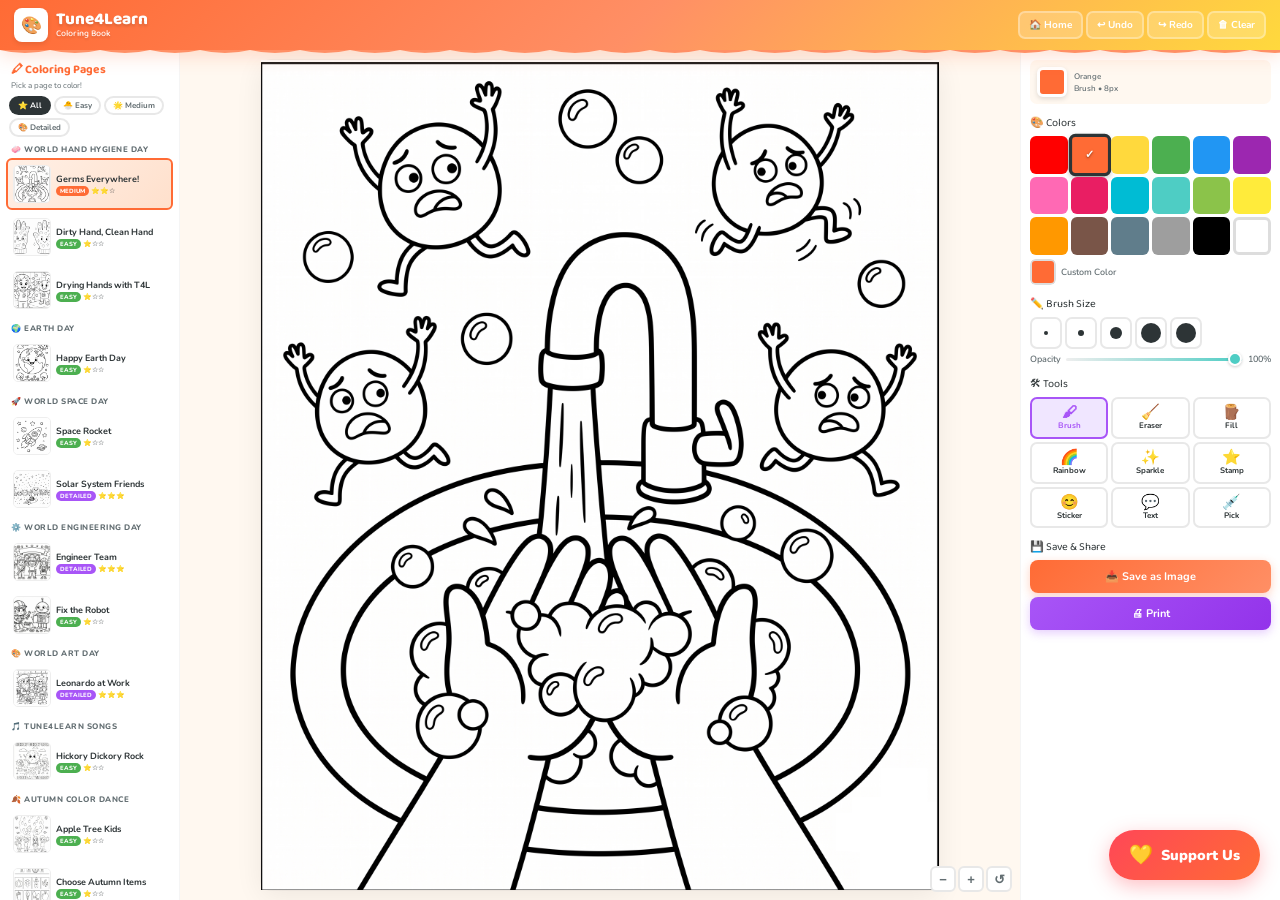
<file: coloring.html>
<!DOCTYPE html>
<html lang="en">
<head>
<meta charset="UTF-8">
<meta name="google-site-verification" content="AOgua7hyE2HhpsE_xLOZ-EpkVnEpRsf8wqdqk8Sj-CQ">
<meta name="viewport" content="width=device-width, initial-scale=1.0">
<title>Online Coloring Book for Kids | Tune4Learn</title>
<meta name="description" content="Free online coloring pages for kids — 16+ interactive designs including space, animals, seasons and songs. Paint in your browser, no download needed.">
<meta name="keywords" content="online coloring for kids, free coloring pages, interactive coloring, kids coloring book, Tune4Learn coloring">
<meta name="author" content="Tune4Learn">
<meta name="theme-color" content="#FF6B35">
<link rel="canonical" href="https://tune4learn.com/coloring.html">
<!-- Open Graph -->
<meta property="og:type" content="website">
<meta property="og:title" content="Online Coloring Book for Kids | Tune4Learn">
<meta property="og:description" content="16+ free interactive coloring pages for children. Paint directly in your browser — no download needed.">
<meta property="og:url" content="https://tune4learn.com/coloring.html">
<meta property="og:site_name" content="Tune4Learn">
<meta property="og:image" content="https://tune4learn.com/assets/og-coloring.png">
<meta property="og:image:width" content="1200">
<meta property="og:image:height" content="630">
<!-- Twitter Card -->
<meta name="twitter:card" content="summary_large_image">
<meta name="twitter:title" content="Online Coloring Book for Kids | Tune4Learn">
<meta name="twitter:description" content="16+ free interactive coloring pages — paint in your browser.">
<meta name="twitter:image" content="https://tune4learn.com/assets/og-coloring.png">
<link href="https://fonts.googleapis.com/css2?family=Baloo+2:wght@500;700;800&family=Nunito:wght@400;600;700;800&family=Fredoka:wght@400;600;700&display=swap" rel="stylesheet">
<style>
*{margin:0;padding:0;box-sizing:border-box}
:root{--pri:#FF6B35;--prl:#FF8F65;--sec:#4ECDC4;--yel:#FFD93D;--pur:#A855F7;--bg:#FFF8F0;--dk:#2D3436;--md:#636E72}
body{font-family:'Nunito',sans-serif;background:var(--bg);color:var(--dk);overflow:hidden;height:100vh;display:flex;flex-direction:column;user-select:none}

.hdr{background:linear-gradient(135deg,var(--pri),var(--prl),var(--yel));padding:8px 14px;display:flex;align-items:center;justify-content:space-between;box-shadow:0 4px 20px rgba(255,107,53,.25);z-index:100;flex-shrink:0;position:relative}
.hdr::after{content:'';position:absolute;bottom:-6px;left:0;right:0;height:6px;background:url("data:image/svg+xml,%3Csvg viewBox='0 0 1200 6' xmlns='http://www.w3.org/2000/svg'%3E%3Cpath d='M0,0Q25,6,50,0Q75,6,100,0Q125,6,150,0Q175,6,200,0Q225,6,250,0Q275,6,300,0Q325,6,350,0Q375,6,400,0Q425,6,450,0Q475,6,500,0Q525,6,550,0Q575,6,600,0Q625,6,650,0Q675,6,700,0Q725,6,750,0Q775,6,800,0Q825,6,850,0Q875,6,900,0Q925,6,950,0Q975,6,1000,0Q1025,6,1050,0Q1075,6,1100,0Q1125,6,1150,0Q1175,6,1200,0' fill='%23FF8F65'/%3E%3C/svg%3E") repeat-x}
.logo{display:flex;align-items:center;gap:8px}
.logo-ic{width:34px;height:34px;background:#fff;border-radius:8px;display:flex;align-items:center;justify-content:center;font-size:17px;box-shadow:0 2px 5px rgba(0,0,0,.1)}
.logo-tx{font-family:'Baloo 2',cursive;font-size:17px;font-weight:800;color:#fff;text-shadow:0 2px 3px rgba(0,0,0,.15);line-height:1.1}
.logo-tx span{display:block;font-size:9px;font-weight:500;opacity:.9}
.hdr-btns{display:flex;gap:3px}
.hb{background:rgba(255,255,255,.2);border:2px solid rgba(255,255,255,.3);color:#fff;padding:5px 9px;border-radius:7px;font-family:'Nunito';font-size:10px;font-weight:700;cursor:pointer;transition:all .2s;display:flex;align-items:center;gap:3px}
.hb:hover{background:rgba(255,255,255,.4);transform:translateY(-1px)}

.main{display:flex;flex:1;overflow:hidden}

/* SIDEBAR */
.side{width:180px;background:#fff;border-right:1px solid rgba(0,0,0,.04);overflow-y:auto;padding:10px 6px;flex-shrink:0}
.side::-webkit-scrollbar{width:3px}.side::-webkit-scrollbar-thumb{background:#ddd;border-radius:2px}
.side h3{font-family:'Baloo 2',cursive;font-size:12px;color:var(--pri);margin-bottom:1px;padding:0 5px}
.side .sub{font-size:8px;color:var(--md);margin-bottom:5px;padding:0 5px}
.filters{display:flex;gap:3px;padding:0 3px;margin-bottom:6px;flex-wrap:wrap}
.fpill{padding:2px 7px;border-radius:14px;border:2px solid #e8e8e8;background:#fff;cursor:pointer;font-family:'Nunito';font-size:8px;font-weight:700;color:var(--md);transition:all .15s}
.fpill:hover{border-color:var(--prl);color:var(--pri)}
.fpill.act{color:#fff;border-color:transparent}
.fpill[data-f="all"].act{background:var(--dk)}.fpill[data-f="easy"].act{background:#4CAF50}.fpill[data-f="medium"].act{background:var(--pri)}.fpill[data-f="detailed"].act{background:var(--pur)}
.cat-t{font-size:8px;font-weight:800;text-transform:uppercase;letter-spacing:.5px;color:var(--md);padding:0 5px;margin:7px 0 3px}
.pg{display:flex;align-items:center;gap:5px;padding:5px;border-radius:6px;cursor:pointer;transition:all .2s;border:2px solid transparent;margin-bottom:1px}
.pg:hover{background:var(--bg);border-color:var(--prl)}
.pg.act{background:linear-gradient(135deg,#FFF0E6,#FFE0CC);border-color:var(--pri)}
.pg.hidden{display:none}
.pg-img{width:38px;height:38px;border-radius:5px;border:1px solid #eee;object-fit:cover;background:#f9f9f9;flex-shrink:0}
.pg-info{flex:1;min-width:0}
.pg-title{font-size:9px;font-weight:700;white-space:nowrap;overflow:hidden;text-overflow:ellipsis}
.pg-meta{display:flex;align-items:center;gap:2px;margin-top:1px}
.lvl{font-size:6px;font-weight:800;padding:1px 4px;border-radius:5px;color:#fff;text-transform:uppercase}
.lvl-easy{background:#4CAF50}.lvl-medium{background:var(--pri)}.lvl-detailed{background:var(--pur)}
.stars{font-size:7px}

/* CANVAS */
.cv-area{flex:1;display:flex;align-items:center;justify-content:center;padding:10px;position:relative;overflow:hidden}
.cv-wrap{position:relative;background:#fff;border-radius:10px;box-shadow:0 6px 28px rgba(0,0,0,.07),0 0 0 1px rgba(0,0,0,.03);overflow:visible}
#drawCanvas{display:block;cursor:crosshair;touch-action:none}

/* Floating text elements */
.float-item{position:absolute;cursor:grab;user-select:none;z-index:20;transition:box-shadow .15s}
.float-item:hover{filter:brightness(1.05)}
.float-item.dragging{cursor:grabbing;z-index:30;filter:drop-shadow(0 4px 12px rgba(0,0,0,.25))}
.float-item .delete-btn{position:absolute;top:-8px;right:-8px;width:18px;height:18px;background:#FF4444;color:#fff;border:2px solid #fff;border-radius:50%;font-size:10px;font-weight:800;display:none;align-items:center;justify-content:center;cursor:pointer;z-index:31;line-height:1}
.float-item:hover .delete-btn{display:flex}
.float-text{font-family:'Fredoka',cursive;font-weight:700;text-shadow:2px 2px 0 #fff,-2px -2px 0 #fff,2px -2px 0 #fff,-2px 2px 0 #fff,0 3px 6px rgba(0,0,0,.1);white-space:nowrap;padding:2px 6px}
.float-emoji{line-height:1;padding:2px}

.ld{position:absolute;inset:0;background:rgba(255,248,240,.92);display:flex;flex-direction:column;align-items:center;justify-content:center;z-index:50;transition:opacity .3s}
.ld.hid{opacity:0;pointer-events:none}
.ld-spin{width:40px;height:40px;border:4px solid #eee;border-top-color:var(--pri);border-radius:50%;animation:spin .8s linear infinite}
.ld-txt{margin-top:8px;font-weight:700;color:var(--md);font-size:11px}
@keyframes spin{to{transform:rotate(360deg)}}

/* TOOLBAR */
.tb{width:260px;background:#fff;border-left:1px solid rgba(0,0,0,.04);overflow-y:auto;padding:10px 9px;flex-shrink:0}
.tb::-webkit-scrollbar{width:3px}.tb::-webkit-scrollbar-thumb{background:#ddd;border-radius:2px}
.tb-sec{margin-bottom:10px}
.tb-t{font-family:'Baloo 2',cursive;font-size:11px;color:var(--dk);margin-bottom:4px;display:flex;align-items:center;gap:4px}
.cur{display:flex;align-items:center;gap:7px;padding:7px;background:var(--bg);border-radius:7px;margin-bottom:6px}
.cur-sw{width:30px;height:30px;border-radius:6px;border:3px solid #fff;box-shadow:0 2px 5px rgba(0,0,0,.12)}
.cur-info{font-size:10px;font-weight:700}.cur-info span{display:block;font-size:8px;font-weight:600;color:var(--md);margin-top:1px}
.pal{display:grid;grid-template-columns:repeat(6,1fr);gap:3px}
.sw{width:100%;aspect-ratio:1;border-radius:6px;border:3px solid transparent;cursor:pointer;transition:all .1s;position:relative}
.sw:hover{transform:scale(1.12);z-index:1}
.sw.act{border-color:var(--dk);transform:scale(1.12);box-shadow:0 2px 5px rgba(0,0,0,.2)}
.sw.act::after{content:'\2713';position:absolute;inset:0;display:flex;align-items:center;justify-content:center;color:#fff;font-weight:800;font-size:10px;text-shadow:0 1px 2px rgba(0,0,0,.5)}
.cc-row{display:flex;align-items:center;gap:5px;margin-top:4px}
.cc-in{width:26px;height:26px;border:none;border-radius:6px;cursor:pointer;padding:0;background:none}
.cc-in::-webkit-color-swatch-wrapper{padding:0}.cc-in::-webkit-color-swatch{border:2px solid #ddd;border-radius:5px}
.cc-lbl{font-size:9px;color:var(--md);font-weight:600}
.br{display:flex;gap:3px;align-items:center}
.brb{width:32px;height:32px;border-radius:7px;border:2px solid #e8e8e8;background:#fff;cursor:pointer;display:flex;align-items:center;justify-content:center;transition:all .1s}
.brb:hover{border-color:var(--sec)}.brb.act{border-color:var(--sec);background:#E0FAF8}
.brd{border-radius:50%;background:var(--dk)}
.op-row{display:flex;align-items:center;gap:5px;margin-top:4px}
.op-sl{flex:1;-webkit-appearance:none;height:3px;border-radius:2px;background:linear-gradient(to right,#eee,var(--sec));outline:none}
.op-sl::-webkit-slider-thumb{-webkit-appearance:none;width:14px;height:14px;border-radius:50%;background:var(--sec);border:2px solid #fff;box-shadow:0 1px 3px rgba(0,0,0,.2);cursor:pointer}

.tlb{display:grid;grid-template-columns:1fr 1fr 1fr;gap:3px}
.tl{padding:6px 2px;border-radius:7px;border:2px solid #e8e8e8;background:#fff;cursor:pointer;font-family:'Nunito';font-size:8px;font-weight:700;color:var(--dk);transition:all .1s;display:flex;align-items:center;justify-content:center;gap:2px;flex-direction:column;line-height:1.1}
.tl:hover{border-color:var(--pur);background:#F8F0FF;transform:translateY(-1px)}
.tl.act{border-color:var(--pur);background:#F0E6FF;color:var(--pur)}
.tl.bkt{border-color:var(--yel);background:#FFFDE6;color:#B8860B}
.tl.rbow{border-color:#FF0000;background:linear-gradient(135deg,#ffe0e0,#e0ffe0,#e0e0ff)}
.tl .ti{font-size:15px;line-height:1}

/* PANELS */
.panel{background:var(--bg);border-radius:7px;padding:7px;margin-top:3px;display:none;max-height:200px;overflow-y:auto}
.panel::-webkit-scrollbar{width:3px}.panel::-webkit-scrollbar-thumb{background:#ccc;border-radius:2px}
.panel.show{display:block}

/* Emoji category tabs */
.emoji-tabs{display:flex;gap:2px;margin-bottom:5px;overflow-x:auto;padding-bottom:3px}
.emoji-tab{padding:3px 7px;border-radius:10px;border:none;background:#fff;cursor:pointer;font-size:12px;transition:all .1s;flex-shrink:0;border:2px solid #e8e8e8}
.emoji-tab:hover{background:#FFE0CC}.emoji-tab.act{background:var(--pri);border-color:var(--pri)}
.emoji-grid{display:grid;grid-template-columns:repeat(7,1fr);gap:2px}
.emoji-btn{aspect-ratio:1;border:2px solid transparent;border-radius:6px;background:#fff;cursor:pointer;font-size:20px;display:flex;align-items:center;justify-content:center;transition:all .1s}
.emoji-btn:hover{transform:scale(1.15);border-color:var(--yel);background:#FFFDE6}
.sz-row{display:flex;align-items:center;gap:5px;margin-top:5px;padding-top:5px;border-top:1px solid rgba(0,0,0,.06)}
.sz-row label{font-size:8px;font-weight:700;color:var(--md);white-space:nowrap}

/* Text panel */
.text-input-wrap{display:flex;gap:4px;align-items:center}
.text-input{flex:1;padding:6px 8px;border:2px solid #e8e8e8;border-radius:6px;font-family:'Fredoka',cursive;font-size:16px;font-weight:600;outline:none;transition:border-color .2s;color:var(--dk)}
.text-input:focus{border-color:var(--pri)}
.text-add-btn{padding:6px 12px;border:none;border-radius:6px;background:var(--pri);color:#fff;font-family:'Nunito';font-size:10px;font-weight:700;cursor:pointer;transition:all .15s;white-space:nowrap}
.text-add-btn:hover{background:var(--prl);transform:translateY(-1px)}
.text-fonts{display:flex;gap:3px;margin-top:5px;flex-wrap:wrap}
.font-btn{padding:3px 7px;border:2px solid #e8e8e8;border-radius:5px;background:#fff;cursor:pointer;font-size:9px;font-weight:700;color:var(--md);transition:all .1s}
.font-btn:hover,.font-btn.act{border-color:var(--pri);color:var(--pri);background:#FFF0E6}
.text-preview{margin-top:5px;padding:5px;background:#fff;border-radius:5px;text-align:center;min-height:30px;border:1px dashed #ddd}
.text-hint{font-size:8px;color:var(--md);margin-top:4px;text-align:center;font-style:italic}

/* Stamp panel */
.stamp-grid{display:grid;grid-template-columns:repeat(6,1fr);gap:3px}
.stamp-btn{aspect-ratio:1;border:2px solid #e8e8e8;border-radius:6px;background:#fff;cursor:pointer;display:flex;align-items:center;justify-content:center;transition:all .1s}
.stamp-btn:hover{transform:scale(1.1);border-color:var(--yel)}
.stamp-btn.act{border-color:var(--pri);background:#FFF0E6}
.stamp-btn svg{width:24px;height:24px}

.ab{padding:9px 10px;border-radius:8px;border:none;cursor:pointer;font-family:'Nunito';font-size:11px;font-weight:700;transition:all .2s;display:flex;align-items:center;justify-content:center;gap:5px;width:100%;margin-bottom:4px}
.ab-s{background:linear-gradient(135deg,var(--sec),#45B7AA);color:#fff;box-shadow:0 3px 10px rgba(78,205,196,.3)}
.ab-s:hover{transform:translateY(-1px)}
.ab-p{background:linear-gradient(135deg,var(--pur),#9333EA);color:#fff;box-shadow:0 3px 10px rgba(168,85,247,.3)}
.ab-p:hover{transform:translateY(-1px)}
.ab-f{background:linear-gradient(135deg,var(--pri),var(--prl));color:#fff;box-shadow:0 3px 10px rgba(255,107,53,.3)}
.ab-f:hover{transform:translateY(-1px)}

.zm{position:absolute;bottom:8px;right:8px;display:flex;gap:2px;z-index:10}
.zm button{width:26px;height:26px;border-radius:6px;border:2px solid #e8e8e8;background:#fff;cursor:pointer;font-size:13px;font-weight:700;color:var(--md);display:flex;align-items:center;justify-content:center}
.zm button:hover{border-color:var(--pri);color:var(--pri)}

.splash{position:fixed;inset:0;background:linear-gradient(135deg,var(--pri),var(--yel));z-index:9999;display:flex;flex-direction:column;align-items:center;justify-content:center;transition:opacity .5s,visibility .5s}
.splash.hid{opacity:0;visibility:hidden;pointer-events:none}
.splash-ic{font-size:60px;animation:bi .6s cubic-bezier(.68,-.55,.265,1.55)}
.splash-tt{font-family:'Baloo 2',cursive;font-size:26px;color:#fff;margin-top:10px;text-shadow:0 3px 6px rgba(0,0,0,.15)}
.splash-dots{display:flex;gap:5px;margin-top:14px}
.splash-d{width:8px;height:8px;border-radius:50%;background:#fff;animation:dp 1.2s infinite}
.splash-d:nth-child(2){animation-delay:.2s}.splash-d:nth-child(3){animation-delay:.4s}
@keyframes bi{0%{transform:scale(0)}60%{transform:scale(1.2)}100%{transform:scale(1)}}
@keyframes dp{0%,80%,100%{opacity:.3;transform:scale(.8)}40%{opacity:1;transform:scale(1.2)}}

@media(max-width:900px){
  .main{flex-direction:column}
  .side{width:100%;max-height:100px;border-right:none;border-bottom:1px solid rgba(0,0,0,.04);padding:5px}
  .side h3,.side .sub,.cat-t{display:none}
  #pageList{display:flex;overflow-x:auto;gap:2px}
  .pg{flex-direction:column;min-width:60px;padding:4px;text-align:center;margin:0;flex-shrink:0}
  .pg-meta{justify-content:center}
  .cv-area{padding:5px}
  .tb{width:100%;border-left:none;border-top:1px solid rgba(0,0,0,.04);padding:7px;max-height:260px}
  .pal{grid-template-columns:repeat(9,1fr)}
  .tlb{grid-template-columns:repeat(5,1fr)}
  .emoji-grid{grid-template-columns:repeat(9,1fr)}
}
@media print{.hdr,.side,.tb,.zm,.float-item .delete-btn{display:none!important}.main{display:block!important}.cv-area{padding:0!important}.cv-wrap{box-shadow:none!important;border-radius:0!important}}
</style>
<style>
/* ── Accessibility: Reduced motion ── */
@media (prefers-reduced-motion: reduce) {
  *, *::before, *::after {
    animation-duration: 0.001ms !important;
    animation-iteration-count: 1 !important;
    transition-duration: 0.001ms !important;
    scroll-behavior: auto !important;
  }
}
</style>
<script type="application/ld+json">
{
  "@context": "https://schema.org",
  "@graph": [
    {
      "@type": "EducationalOrganization",
      "@id": "https://tune4learn.com/#org",
      "name": "Tune4Learn",
      "url": "https://tune4learn.com",
      "logo": "https://tune4learn.com/assets/t4l-logo.png",
      "description": "Educational music platform for children ages 3–8. Songs, coloring books and games that support global awareness and early childhood education.",
      "sameAs": [
        "https://www.youtube.com/@Tune4Learn",
        "https://music.youtube.com/channel/UC-Tune4Learn",
        "https://open.spotify.com/intl-tr/artist/0RtYX9g5U4x5OBQBbZ7gUh",
        "https://music.apple.com/us/artist/tune4learn/1781419056",
        "https://www.instagram.com/Tune4Learn",
        "https://www.tiktok.com/@tune4learn",
        "https://www.teacherspayteachers.com/store/tune4learn"
      ]
    },
    {
      "@type": "CollectionPage",
      "url": "https://tune4learn.com/coloring.html",
      "name": "Coloring Book — Tune4Learn",
      "description": "Free interactive online coloring pages for children. Color a character and listen to the song while coloring.",
      "isPartOf": {
        "@id": "https://tune4learn.com/#website"
      },
      "publisher": {
        "@id": "https://tune4learn.com/#org"
      }
    }
  ]
}
</script>
<!-- Google Analytics -->
<!-- Schema.org / JSON-LD for SEO rich results -->
<script type="application/ld+json">
{
  "@context": "https://schema.org",
  "@type": "WebApplication",
  "name": "Tune4Learn Online Coloring Book",
  "url": "https://tune4learn.com/coloring.html",
  "description": "Free online coloring book for kids. Pick a song-themed scene and paint it with a kid-friendly palette — no download needed.",
  "applicationCategory": "EducationalApplication",
  "applicationSubCategory": "Creative",
  "operatingSystem": "Any (web browser)",
  "browserRequirements": "Requires JavaScript",
  "isAccessibleForFree": true,
  "offers": {"@type": "Offer", "price": "0", "priceCurrency": "USD"},
  "audience": {
    "@type": "EducationalAudience",
    "educationalRole": "student",
    "audienceType": "Children ages 3–8"
  },
  "publisher": {
    "@type": "Organization",
    "name": "Tune4Learn",
    "url": "https://tune4learn.com",
    "logo": "https://tune4learn.com/assets/t4l-logo-small.webp"
  },
  "educationalUse": ["Creative play", "Fine motor skills", "Color recognition"],
  "typicalAgeRange": "3-8"
}
</script>
<script type="application/ld+json">
{
  "@context": "https://schema.org",
  "@type": "BreadcrumbList",
  "itemListElement": [
    {
      "@type": "ListItem",
      "position": 1,
      "name": "Home",
      "item": "https://tune4learn.com/"
    },
    {
      "@type": "ListItem",
      "position": 2,
      "name": "Coloring",
      "item": "https://tune4learn.com/coloring.html"
    }
  ]
}
</script>
</head>
<body>
<a href="#main" class="skip-link">Skip to content</a>
<div class="splash" id="splash"><div class="splash-ic">&#127912;</div><div class="splash-tt">Coloring Book</div><div class="splash-dots"><div class="splash-d"></div><div class="splash-d"></div><div class="splash-d"></div></div></div>
<header class="hdr">
  <div class="logo"><div class="logo-ic">&#127912;</div><div class="logo-tx">Tune4Learn<span>Coloring Book</span></div></div>
  <div class="hdr-btns"><a href="index.html" class="hb" style="text-decoration:none;">🏠 Home</a>
    <button class="hb" onclick="undo()">&#8617; Undo</button>
    <button class="hb" onclick="doRedo()">&#8618; Redo</button>
    <button class="hb" onclick="resetPage()">&#128465; Clear</button>
  </div>
</header>

<!-- SEO: Internal navigation (visually hidden but accessible to crawlers & screen readers) -->
<nav aria-label="Tune4Learn site navigation" style="position:absolute;left:-9999px;width:1px;height:1px;overflow:hidden;">
  <ul>
    <li><a href="index.html">Tune4Learn Home</a></li>
    <li><a href="videos.html">Educational Songs &amp; Videos for Kids</a></li>
    <li><a href="mazes.html">Interactive Maze Games for Kids</a></li>
    <li><a href="teachers.html">Resources for Teachers &amp; Parents</a></li>
    <li><a href="research.html">Research &amp; Blog on Music-Based Learning</a></li>
  </ul>
</nav>
<div class="main">
  <aside class="side" id="sidebar"><h3>&#128397; Coloring Pages</h3><p class="sub">Pick a page to color!</p><div class="filters" id="filters"></div><div id="pageList"></div></aside>
  <main class="cv-area" id="main">
    <h1 class="sr-only">Coloring Studio — Color &amp; Paint Activity Pages</h1>
    <div class="cv-wrap" id="canvasWrap">
      <canvas id="drawCanvas"></canvas>
      <div class="ld" id="loader"><div class="ld-spin"></div><div class="ld-txt">Loading...</div></div>
    </div>
    <div class="zm"><button onclick="doZoom(-.1)">&minus;</button><button onclick="doZoom(.1)">+</button><button onclick="doZoom(0)">&#8634;</button></div>
  </main>
  <aside class="tb">
    <div class="tb-sec"><div class="cur"><div class="cur-sw" id="curSw" style="background:#FF6B35"></div><div class="cur-info"><span id="curName">Orange</span><span id="curTool">Brush &#8226; 8px</span></div></div></div>
    <div class="tb-sec"><div class="tb-t">&#127912; Colors</div><div class="pal" id="palette"></div><div class="cc-row"><input type="color" class="cc-in" id="ccIn" value="#FF6B35"><span class="cc-lbl">Custom Color</span></div></div>
    <div class="tb-sec"><div class="tb-t">&#9999;&#65039; Brush Size</div><div class="br" id="brSizes"></div><div class="op-row" style="margin-top:4px"><span class="cc-lbl">Opacity</span><input type="range" class="op-sl" id="opSl" min="10" max="100" value="100"><span class="cc-lbl" id="opLbl" style="min-width:24px;text-align:right">100%</span></div></div>
    <div class="tb-sec">
      <div class="tb-t">&#128736; Tools</div>
      <div class="tlb">
        <button class="tl act" id="tBrush" onclick="setTool('brush')"><span class="ti">&#128396;</span>Brush</button>
        <button class="tl" id="tEraser" onclick="setTool('eraser')"><span class="ti">&#129529;</span>Eraser</button>
        <button class="tl" id="tBucket" onclick="setTool('bucket')"><span class="ti">&#129717;</span>Fill</button>
        <button class="tl" id="tRainbow" onclick="setTool('rainbow')"><span class="ti">&#127752;</span>Rainbow</button>
        <button class="tl" id="tSparkle" onclick="setTool('sparkle')"><span class="ti">&#10024;</span>Sparkle</button>
        <button class="tl" id="tStamp" onclick="setTool('stamp')"><span class="ti">&#11088;</span>Stamp</button>
        <button class="tl" id="tEmoji" onclick="setTool('emoji')"><span class="ti">&#128522;</span>Sticker</button>
        <button class="tl" id="tText" onclick="setTool('text')"><span class="ti">&#128172;</span>Text</button>
        <button class="tl" id="tPicker" onclick="setTool('picker')"><span class="ti">&#128137;</span>Pick</button>
      </div>

      <!-- EMOJI PANEL -->
      <div class="panel" id="emojiPanel">
        <div class="emoji-tabs" id="emojiTabs"></div>
        <div class="emoji-grid" id="emojiGrid"></div>
        <div class="sz-row"><label>Size:</label><input type="range" class="op-sl" id="emojiSz" min="20" max="90" value="40" style="flex:1"><span class="cc-lbl" id="emojiSzLbl" style="min-width:22px;text-align:right">40</span></div>
        <div class="text-hint">Tap on the picture to place sticker</div>
      </div>

      <!-- STAMP PANEL -->
      <div class="panel" id="stampPanel">
        <div class="stamp-grid" id="stampGrid"></div>
        <div class="sz-row"><label>Size:</label><input type="range" class="op-sl" id="stampSz" min="10" max="60" value="25" style="flex:1"></div>
      </div>

      <!-- TEXT PANEL -->
      <div class="panel" id="textPanel">
        <div class="text-input-wrap">
          <input class="text-input" id="textInput" type="text" placeholder="Type your name..." maxlength="30">
          <button class="text-add-btn" onclick="addTextToCanvas()">Add &#10004;</button>
        </div>
        <div class="text-fonts" id="fontBtns"></div>
        <div class="sz-row"><label>Size:</label><input type="range" class="op-sl" id="textSzSl" min="14" max="48" value="22" style="flex:1"><span class="cc-lbl" id="textSzLbl" style="min-width:22px;text-align:right">22</span></div>
        <div class="text-preview" id="textPreview">Your text here</div>
        <div class="text-hint">Text appears as a draggable element. Move it anywhere!</div>
      </div>
    </div>

    <div class="tb-sec"><div class="tb-t">&#128190; Save &amp; Share</div>
      <button class="ab ab-f" onclick="flattenAndSave()" data-track="coloring_save">&#128229; Save as Image</button>
      <button class="ab ab-p" onclick="flattenAndPrint()" data-track="coloring_print">&#128424; Print</button>
    </div>
  </aside>
</div>
<script>
var PAGES=[{id:"hand-hygiene-germs",title:"Germs Everywhere!",category:"World Hand Hygiene Day",categoryEmoji:"\ud83e\uddfc",emoji:"\ud83e\udda0",level:"medium",src:"assets/coloring/germ_scene.png"},
{id:"hand-hygiene-dirty-clean",title:"Dirty Hand, Clean Hand",category:"World Hand Hygiene Day",categoryEmoji:"\ud83e\uddfc",emoji:"\u270b",level:"easy",src:"assets/coloring/dirtyhand_cleanhand.png"},
{id:"hand-hygiene-drying",title:"Drying Hands with T4L",category:"World Hand Hygiene Day",categoryEmoji:"\ud83e\uddfc",emoji:"\ud83d\udc9a",level:"easy",src:"assets/coloring/T4Lklip1.png"},
{id:"earth-day",title:"Happy Earth Day",category:"Earth Day",categoryEmoji:"\ud83c\udf0d",emoji:"\ud83c\udf0d",level:"easy",src:"assets/coloring/earth-day.jpg"},
{id:"space-rocket",title:"Space Rocket",category:"World Space Day",categoryEmoji:"\ud83d\ude80",emoji:"\ud83d\ude80",level:"easy",src:"assets/coloring/space-rocket.jpg"},
{id:"space-planets",title:"Solar System Friends",category:"World Space Day",categoryEmoji:"\ud83d\ude80",emoji:"\ud83e\ude90",level:"detailed",src:"assets/coloring/space-planets.jpg"},
{id:"glacier-day",title:"Save Our Ice",category:"World Glaciers Day",categoryEmoji:"\ud83c\udfd4\ufe0f",emoji:"\u2744\ufe0f",level:"medium",src:"assets/coloring/glacier-day.jpg",hidden:true},
{id:"math-day",title:"Math & Hope",category:"World Math Day",categoryEmoji:"\ud83d\udd22",emoji:"\ud83c\udfb2",level:"easy",src:"assets/coloring/math-day.jpg",hidden:true},
{id:"engineering-team",title:"Engineer Team",category:"World Engineering Day",categoryEmoji:"\u2699\ufe0f",emoji:"\ud83d\udc77",level:"detailed",src:"assets/coloring/engineering-team.jpg"},
{id:"engineering-robot",title:"Fix the Robot",category:"World Engineering Day",categoryEmoji:"\u2699\ufe0f",emoji:"\ud83e\udd16",level:"easy",src:"assets/coloring/engineering-robot.jpg"},
{id:"children-rights",title:"All Kids Same",category:"World Children Day",categoryEmoji:"\ud83d\udc67",emoji:"\ud83e\udd1d",level:"medium",src:"assets/coloring/children-rights.jpg",hidden:true},
{id:"children-future",title:"We Are the Future",category:"World Children Day",categoryEmoji:"\ud83d\udc67",emoji:"\ud83c\udf31",level:"medium",src:"assets/coloring/children-future.jpg",hidden:true},
{id:"art-leonardo",title:"Leonardo at Work",category:"World Art Day",categoryEmoji:"\ud83c\udfa8",emoji:"\ud83d\udd8c\ufe0f",level:"detailed",src:"assets/coloring/art-leonardo.jpg"},
{id:"hickory-rock",title:"Hickory Dickory Rock",category:"Tune4Learn Songs",categoryEmoji:"\ud83c\udfb5",emoji:"\ud83e\udea8",level:"easy",src:"assets/coloring/hickory-rock.jpg"},
{id:"autumn-tree",title:"Apple Tree Kids",category:"Autumn Color Dance",categoryEmoji:"\ud83c\udf42",emoji:"\ud83c\udf4e",level:"easy",src:"assets/coloring/autumn-tree.jpg"},
{id:"autumn-choose",title:"Choose Autumn Items",category:"Autumn Color Dance",categoryEmoji:"\ud83c\udf42",emoji:"\ud83d\udd0d",level:"easy",src:"assets/coloring/autumn-choose.jpg"},
{id:"autumn-count15",title:"Count 1-5",category:"Autumn Color Dance",categoryEmoji:"\ud83c\udf42",emoji:"\ud83d\udd22",level:"easy",src:"assets/coloring/autumn-count15.jpg"},
{id:"autumn-count610",title:"Count 6-10",category:"Autumn Color Dance",categoryEmoji:"\ud83c\udf42",emoji:"\ud83d\udd1f",level:"easy",src:"assets/coloring/autumn-count610.jpg"},
{id:"autumn-leafpile",title:"Leaf Pile Fun",category:"Autumn Color Dance",categoryEmoji:"\ud83c\udf42",emoji:"\ud83c\udf41",level:"detailed",src:"assets/coloring/autumn-leafpile.jpg"}];

var COLORS=[
  {h:"#FF0000",n:"Red"},{h:"#FF6B35",n:"Orange"},{h:"#FFD93D",n:"Yellow"},
  {h:"#4CAF50",n:"Green"},{h:"#2196F3",n:"Blue"},{h:"#9C27B0",n:"Purple"},
  {h:"#FF69B4",n:"Pink"},{h:"#E91E63",n:"Hot Pink"},{h:"#00BCD4",n:"Cyan"},
  {h:"#4ECDC4",n:"Teal"},{h:"#8BC34A",n:"Lime"},{h:"#FFEB3B",n:"Lemon"},
  {h:"#FF9800",n:"Amber"},{h:"#795548",n:"Brown"},{h:"#607D8B",n:"Slate"},
  {h:"#9E9E9E",n:"Gray"},{h:"#000000",n:"Black"},{h:"#FFFFFF",n:"White"}
];
var BSIZES=[3,6,12,20,32];
var LEVEL_INFO={easy:{label:"Easy",stars:1,cls:"lvl-easy"},medium:{label:"Medium",stars:2,cls:"lvl-medium"},detailed:{label:"Detailed",stars:3,cls:"lvl-detailed"}};

// MASSIVE EMOJI COLLECTION
var EMOJI_CATS={
  "\uD83D\uDE00 Faces":["😀","😃","😄","😁","😆","😅","🤣","😂","🙂","😊","😇","🥰","😍","🤩","😘","😋","😜","🤪","😎","🤓","🥳","😏","😴","🤗","🤔","🫣","🤭","😱","😨","🥺","😢","😭","😤","🤯","😈","👻","💀","🤡","👽","🤖","😺","😸","😹","😻","🙈","🙉","🙊"],
  "\uD83D\uDC3B Animals":["🐶","🐱","🐭","🐹","🐰","🦊","🐻","🐼","🐨","🐯","🦁","🐮","🐷","🐸","🐵","🐔","🐧","🐦","🐤","🦆","🦅","🦉","🦇","🐺","🐗","🐴","🦄","🐝","🪱","🐛","🦋","🐌","🐞","🐢","🐍","🦎","🐙","🦀","🐠","🐟","🐬","🐳","🦈","🐊","🦕","🦖","🦧","🐘","🦒"],
  "\uD83C\uDF3B Nature":["🌸","💐","🌷","🌹","🌺","🌻","🌼","🌱","🌲","🌳","🌴","🍀","🍁","🍂","🍃","🌵","🌾","🌿","☘️","🪻","🪷","🍄","🌈","☀️","🌤️","⛅","🌙","⭐","🌟","💫","✨","☁️","❄️","🔥","💧","🌊","💨","🌍","🌎"],
  "\uD83C\uDF54 Food":["🍎","🍐","🍊","🍋","🍌","🍉","🍇","🍓","🫐","🍒","🍑","🥭","🍍","🥥","🥝","🥑","🍔","🍕","🌭","🍟","🧁","🍰","🎂","🍪","🍩","🍫","🍬","🍭","🍦","🧃","🥤","🥛"],
  "\u26BD Sports":["⚽","🏀","🏈","⚾","🎾","🏐","🎱","🏓","🏸","🥊","🏆","🥇","🥈","🥉","🎯","🎮","🎲","🧩","🎸","🎹","🎤","🎨","🎭","🎪","🎠","🎡","🎢"],
  "\u2764\uFE0F Love":["❤️","🧡","💛","💚","💙","💜","🖤","🤍","🤎","💕","💞","💓","💗","💖","💝","💘","💌","💋","👑","💎","🎀","🎁","🏅","🌠","🎈","🎉","🎊","🎆","🎇","🧸"],
  "\u270B Hands":["👋","🤚","✋","🖖","👌","🤌","✌️","🤞","🫰","🤟","🤙","👍","👎","✊","👊","🤛","🤜","👏","🙌","🫶","👐","🤝","🙏","💪","👆","👇","👈","👉","☝️"],
  "\uD83D\uDE80 Travel":["🚀","🛸","✈️","🚁","🚂","🚗","🚕","🚌","🏎️","🚒","🚑","🚲","🛴","🏠","🏰","🗼","🎡","⛺","🏖️","🗻","🌋"]
};

var STAMPS=["star","heart","circle","diamond","flower","moon","cloud","lightning"];
var FONTS=[
  {name:"Fredoka",css:"'Fredoka',cursive"},
  {name:"Baloo",css:"'Baloo 2',cursive"},
  {name:"Nunito",css:"'Nunito',sans-serif"}
];

var cvs,ctx,color="#FF6B35",cname="Orange",bsize=8,tool="brush",opac=1;
var drawing=false,lx=0,ly=0,undoS=[],redoS=[],baseImg=null,curPg=null,zl=1;
var activeFilter="all",rainbowHue=0;
var selEmoji="\u2B50",emojiSz=40,stampShape="star",stampSz=25;
var textFont="'Fredoka',cursive",textSz=22;
var curEmojiCat=Object.keys(EMOJI_CATS)[0];
var floatItems=[];

window.addEventListener("DOMContentLoaded",function(){
  cvs=document.getElementById("drawCanvas");
  ctx=cvs.getContext("2d",{willReadFrequently:true});
  buildFilters();buildSidebar();buildPalette();buildBrushes();buildEmojiPanel();buildStamps();buildFontBtns();
  cvs.addEventListener("pointerdown",onDown);
  cvs.addEventListener("pointermove",onMove);
  cvs.addEventListener("pointerup",onUp);
  cvs.addEventListener("pointerleave",onUp);
  cvs.addEventListener("touchstart",function(e){e.preventDefault()},{passive:false});
  cvs.addEventListener("touchmove",function(e){e.preventDefault()},{passive:false});
  document.getElementById("ccIn").addEventListener("input",function(e){pickColor(e.target.value,"Custom")});
  document.getElementById("opSl").addEventListener("input",function(e){opac=e.target.value/100;document.getElementById("opLbl").textContent=e.target.value+"%"});
  document.getElementById("emojiSz").addEventListener("input",function(e){emojiSz=parseInt(e.target.value);document.getElementById("emojiSzLbl").textContent=e.target.value});
  document.getElementById("stampSz").addEventListener("input",function(e){stampSz=parseInt(e.target.value)});
  document.getElementById("textSzSl").addEventListener("input",function(e){textSz=parseInt(e.target.value);document.getElementById("textSzLbl").textContent=e.target.value;updTextPreview()});
  document.getElementById("textInput").addEventListener("input",updTextPreview);
  document.addEventListener("keydown",function(e){
    if((e.ctrlKey||e.metaKey)&&e.key==="z"){e.preventDefault();undo()}
    if((e.ctrlKey||e.metaKey)&&e.key==="y"){e.preventDefault();doRedo()}
  });
  var _visPgs=PAGES.filter(function(p){return !p.hidden});if(_visPgs.length)loadPage(_visPgs[0].id);
  setTimeout(function(){document.getElementById("splash").classList.add("hid")},1000);
});

function buildFilters(){
  var fl=document.getElementById("filters");
  [{f:"all",l:"\u2b50 All"},{f:"easy",l:"\uD83D\uDC23 Easy"},{f:"medium",l:"\uD83C\uDF1F Medium"},{f:"detailed",l:"\uD83C\uDFA8 Detailed"}].forEach(function(item){
    var pill=document.createElement("div");pill.className="fpill"+(item.f==="all"?" act":"");
    pill.setAttribute("data-f",item.f);pill.textContent=item.l;
    pill.addEventListener("click",function(){activeFilter=item.f;document.querySelectorAll(".fpill").forEach(function(p){p.classList.remove("act")});pill.classList.add("act");applyFilter()});
    fl.appendChild(pill);
  });
}
function applyFilter(){
  document.querySelectorAll(".pg").forEach(function(el){el.classList.toggle("hidden",activeFilter!=="all"&&el.getAttribute("data-level")!==activeFilter)});
  document.querySelectorAll(".cat-t").forEach(function(ct){var next=ct.nextElementSibling;var vis=false;while(next&&!next.classList.contains("cat-t")){if(next.classList.contains("pg")&&!next.classList.contains("hidden"))vis=true;next=next.nextElementSibling}ct.style.display=vis?"":"none"});
}
function makeStars(l){var n=LEVEL_INFO[l].stars;var s="";for(var i=1;i<=3;i++)s+=i<=n?"\u2B50":"\u2606";return s}
function buildSidebar(){
  var list=document.getElementById("pageList");var cats={};var co=[];
  PAGES.forEach(function(p){if(p.hidden)return;if(!cats[p.category]){cats[p.category]={e:p.categoryEmoji,pgs:[]};co.push(p.category)}cats[p.category].pgs.push(p)});
  co.forEach(function(cat){var d=cats[cat];var t=document.createElement("div");t.className="cat-t";t.textContent=d.e+" "+cat;list.appendChild(t);
    d.pgs.forEach(function(p){var info=LEVEL_INFO[p.level];var el=document.createElement("div");el.className="pg";el.id="th-"+p.id;el.setAttribute("data-level",p.level);
      var img=document.createElement("img");img.className="pg-img";img.src=p.src+"?v=1";img.alt=p.title;img.loading="lazy";
      var id=document.createElement("div");id.className="pg-info";
      var tt=document.createElement("div");tt.className="pg-title";tt.textContent=p.title;
      var m=document.createElement("div");m.className="pg-meta";
      var b=document.createElement("span");b.className="lvl "+info.cls;b.textContent=info.label;
      var st=document.createElement("span");st.className="stars";st.textContent=makeStars(p.level);
      m.appendChild(b);m.appendChild(st);id.appendChild(tt);id.appendChild(m);el.appendChild(img);el.appendChild(id);
      el.addEventListener("click",function(){loadPage(p.id)});list.appendChild(el)});
  });
}
function buildPalette(){var pal=document.getElementById("palette");COLORS.forEach(function(c){var s=document.createElement("div");s.className="sw"+(c.h===color?" act":"");s.style.background=c.h;if(c.h==="#FFFFFF")s.style.border="3px solid #ddd";s.title=c.n;s.addEventListener("click",function(){pickColor(c.h,c.n)});pal.appendChild(s)})}
function buildBrushes(){var el=document.getElementById("brSizes");BSIZES.forEach(function(sz){var b=document.createElement("button");b.className="brb"+(sz===bsize?" act":"");var d=Math.max(4,Math.min(sz,20));var dot=document.createElement("div");dot.className="brd";dot.style.width=d+"px";dot.style.height=d+"px";b.appendChild(dot);b.addEventListener("click",function(){bsize=sz;document.querySelectorAll(".brb").forEach(function(x){x.classList.remove("act")});b.classList.add("act");updLbl()});el.appendChild(b)})}

// EMOJI PANEL with categories
function buildEmojiPanel(){
  var tabs=document.getElementById("emojiTabs");
  var grid=document.getElementById("emojiGrid");
  var catKeys=Object.keys(EMOJI_CATS);
  catKeys.forEach(function(cat,i){
    var tab=document.createElement("div");tab.className="emoji-tab"+(i===0?" act":"");tab.textContent=cat.split(" ")[0];tab.title=cat;
    tab.addEventListener("click",function(){curEmojiCat=cat;document.querySelectorAll(".emoji-tab").forEach(function(t){t.classList.remove("act")});tab.classList.add("act");renderEmojis()});
    tabs.appendChild(tab);
  });
  renderEmojis();
}
function renderEmojis(){
  var grid=document.getElementById("emojiGrid");grid.innerHTML="";
  EMOJI_CATS[curEmojiCat].forEach(function(em){
    var btn=document.createElement("div");btn.className="emoji-btn";btn.textContent=em;
    btn.addEventListener("click",function(){selEmoji=em;document.querySelectorAll(".emoji-btn").forEach(function(b){b.style.borderColor=""});btn.style.borderColor="var(--pri)"});
    grid.appendChild(btn);
  });
}
function buildStamps(){
  var grid=document.getElementById("stampGrid");
  var icons=["⭐","❤️","⬤","🔷","🌼","🌙","☁️","⚡"];
  STAMPS.forEach(function(s,i){
    var btn=document.createElement("div");btn.className="stamp-btn"+(i===0?" act":"");btn.textContent=icons[i];btn.style.fontSize="20px";
    btn.addEventListener("click",function(){stampShape=s;document.querySelectorAll(".stamp-btn").forEach(function(b){b.classList.remove("act")});btn.classList.add("act")});
    grid.appendChild(btn);
  });
}
function buildFontBtns(){
  var el=document.getElementById("fontBtns");
  FONTS.forEach(function(f,i){
    var b=document.createElement("button");b.className="font-btn"+(i===0?" act":"");b.textContent=f.name;b.style.fontFamily=f.css;
    b.addEventListener("click",function(){textFont=f.css;document.querySelectorAll(".font-btn").forEach(function(x){x.classList.remove("act")});b.classList.add("act");updTextPreview()});
    el.appendChild(b);
  });
}
function updTextPreview(){
  var txt=document.getElementById("textInput").value||"Your text here";
  var pv=document.getElementById("textPreview");
  pv.textContent=txt;pv.style.fontFamily=textFont;pv.style.fontSize=textSz+"px";pv.style.fontWeight="700";pv.style.color=color;
}

function pickColor(h,n){color=h;cname=n;document.getElementById("curSw").style.background=h;document.getElementById("curName").textContent=n;document.querySelectorAll(".sw").forEach(function(s){s.classList.remove("act")});document.querySelectorAll(".sw").forEach(function(s){if(rgb2hex(s.style.backgroundColor).toUpperCase()===h.toUpperCase())s.classList.add("act")});if(tool==="eraser")setTool("brush");updLbl();updTextPreview()}
function setTool(t){
  tool=t;document.querySelectorAll(".tl").forEach(function(b){b.classList.remove("act","bkt","rbow")});
  var m={brush:"tBrush",eraser:"tEraser",bucket:"tBucket",picker:"tPicker",rainbow:"tRainbow",sparkle:"tSparkle",stamp:"tStamp",emoji:"tEmoji",text:"tText"};
  var el=document.getElementById(m[t]);if(el)el.classList.add("act");
  if(t==="bucket")el.classList.add("bkt");if(t==="rainbow")el.classList.add("rbow");
  cvs.style.cursor=t==="bucket"||t==="emoji"||t==="stamp"||t==="text"?"pointer":t==="eraser"?"cell":"crosshair";
  document.getElementById("emojiPanel").classList.toggle("show",t==="emoji");
  document.getElementById("stampPanel").classList.toggle("show",t==="stamp");
  document.getElementById("textPanel").classList.toggle("show",t==="text");
  updLbl();
}
function updLbl(){var nm={brush:"Brush",eraser:"Eraser",bucket:"Fill",picker:"Pick",rainbow:"Rainbow",sparkle:"Sparkle",stamp:"Stamp",emoji:"Sticker",text:"Text"};document.getElementById("curTool").textContent=(nm[tool]||tool)+" \u2022 "+bsize+"px"}

// FLOATING ITEMS (text & emoji on canvas wrapper)
function addFloatItem(type,content,x,y,sz,fontCss,col){
  var wrap=document.getElementById("canvasWrap");
  var el=document.createElement("div");el.className="float-item";
  if(type==="text"){
    el.className+=" float-text";el.textContent=content;
    el.style.fontFamily=fontCss;el.style.fontSize=sz+"px";el.style.color=col;
  }else{
    el.className+=" float-emoji";el.textContent=content;el.style.fontSize=sz+"px";
  }
  el.style.left=x+"px";el.style.top=y+"px";
  var del=document.createElement("div");del.className="delete-btn";del.textContent="\u00D7";
  del.addEventListener("click",function(e){e.stopPropagation();wrap.removeChild(el);floatItems=floatItems.filter(function(f){return f!==el})});
  el.appendChild(del);
  // Drag
  var dx=0,dy=0,dragging=false;
  el.addEventListener("pointerdown",function(e){e.stopPropagation();dragging=true;el.classList.add("dragging");
    var r=el.getBoundingClientRect();dx=e.clientX-r.left;dy=e.clientY-r.top;el.setPointerCapture(e.pointerId)});
  el.addEventListener("pointermove",function(e){if(!dragging)return;e.stopPropagation();
    var wr=wrap.getBoundingClientRect();el.style.left=(e.clientX-wr.left-dx)+"px";el.style.top=(e.clientY-wr.top-dy)+"px"});
  el.addEventListener("pointerup",function(){dragging=false;el.classList.remove("dragging")});
  wrap.appendChild(el);floatItems.push(el);
}
function addTextToCanvas(){
  var txt=document.getElementById("textInput").value;if(!txt)return;
  addFloatItem("text",txt,50,50,textSz,textFont,color);
}

// FLATTEN: render floating items onto canvas for save/print
function flattenToCanvas(){
  var tmpCvs=document.createElement("canvas");tmpCvs.width=cvs.width;tmpCvs.height=cvs.height;
  var tmpCtx=tmpCvs.getContext("2d");tmpCtx.drawImage(cvs,0,0);
  var wrapRect=document.getElementById("canvasWrap").getBoundingClientRect();
  var cvsRect=cvs.getBoundingClientRect();
  var scaleX=cvs.width/cvsRect.width;var scaleY=cvs.height/cvsRect.height;
  floatItems.forEach(function(el){
    var r=el.getBoundingClientRect();
    var x=(r.left-cvsRect.left)*scaleX;var y=(r.top-cvsRect.top)*scaleY;
    if(el.classList.contains("float-text")){
      var fs=parseFloat(el.style.fontSize)*scaleX;
      tmpCtx.font="700 "+fs+"px "+el.style.fontFamily;tmpCtx.fillStyle=el.style.color;tmpCtx.textAlign="left";tmpCtx.textBaseline="top";
      tmpCtx.strokeStyle="#FFFFFF";tmpCtx.lineWidth=fs*0.12;tmpCtx.strokeText(el.textContent.replace("\u00D7",""),x,y);
      tmpCtx.fillText(el.textContent.replace("\u00D7",""),x,y);
    }else{
      var fs=parseFloat(el.style.fontSize)*scaleX;
      tmpCtx.font=fs+"px serif";tmpCtx.textAlign="left";tmpCtx.textBaseline="top";
      tmpCtx.fillText(el.textContent.replace("\u00D7",""),x,y);
    }
  });
  return tmpCvs;
}
function flattenAndSave(){
  var c=flattenToCanvas();var a=document.createElement("a");var pg=null;
  for(var i=0;i<PAGES.length;i++){if(PAGES[i].id===curPg){pg=PAGES[i];break}}
  a.download="tune4learn-"+(pg?pg.title.toLowerCase().replace(/\s+/g,"-"):"coloring")+".png";a.href=c.toDataURL("image/png");a.click();
}
function flattenAndPrint(){
  var c=flattenToCanvas();var u=c.toDataURL("image/png");var w=window.open("","_blank");
  w.document.write('<html><head><title>Tune4Learn</title><style>body{margin:0;display:flex;justify-content:center;align-items:center;min-height:100vh}img{max-width:100%;max-height:100vh}<\/style></head><body><img src="'+u+'" onload="window.print();window.close()"></body></html>');
  w.document.close();
}
/* ---- end flattenAndPrint ---- */
/* ── GA4 Event Tracking ── Delegated listener */
(function(){
  if(!window.gtag) return;
  document.addEventListener('click', function(e){
    const a = e.target.closest('a,button,[data-track]');
    if(!a) return;
    const href = (a.getAttribute('href')||'').toLowerCase();
    const txt = (a.textContent||'').trim().substring(0,60);
    const track = a.getAttribute('data-track');
    // YouTube video clicks
    if(href.includes('youtube.com/watch') || href.includes('youtu.be/')){
      const m = href.match(/(?:v=|youtu\.be\/)([\w-]{11})/);
      gtag('event','video_click',{video_id:m?m[1]:'',video_title:txt,page:location.pathname});
    }
    // PDF downloads
    else if(href.endsWith('.pdf') || a.hasAttribute('download')){
      gtag('event','file_download',{file_name:href.split('/').pop(),file_type:'pdf',page:location.pathname});
    }
    // External links (outbound)
    else if(href.startsWith('http') && !href.includes(location.hostname) && !href.startsWith('mailto:')){
      gtag('event','click_outbound',{link_url:href,link_text:txt});
    }
    // Custom-tracked actions (data-track="maze_open" etc.)
    if(track){
      gtag('event',track,{label:txt,page:location.pathname});
    }
  }, {passive:true});
})();

function loadPage(id){
  if(window.gtag)gtag('event','coloring_open',{book_id:id});
  var pg=null;for(var i=0;i<PAGES.length;i++){if(PAGES[i].id===id){pg=PAGES[i];break}}
  if(!pg)return;curPg=id;
  document.querySelectorAll(".pg").forEach(function(t){t.classList.remove("act")});
  var th=document.getElementById("th-"+id);if(th){th.classList.add("act");th.scrollIntoView({block:"nearest",behavior:"smooth"})}
  document.getElementById("loader").classList.remove("hid");
  // Remove floating items
  var wrap=document.getElementById("canvasWrap");
  floatItems.forEach(function(el){try{wrap.removeChild(el)}catch(e){}});floatItems=[];
  var img=new Image();
  img.onload=function(){
    var area=document.querySelector(".cv-area");var mW=area.clientWidth-20,mH=area.clientHeight-20;
    var r=img.width/img.height;var cw=mW,ch=cw/r;if(ch>mH){ch=mH;cw=ch*r}
    cw=Math.floor(cw);ch=Math.floor(ch);
    cvs.width=cw;cvs.height=ch;cvs.style.width=cw+"px";cvs.style.height=ch+"px";
    ctx.fillStyle="#FFF";ctx.fillRect(0,0,cw,ch);ctx.drawImage(img,0,0,cw,ch);
    baseImg=ctx.getImageData(0,0,cw,ch);undoS=[];redoS=[];saveState();zl=1;cvs.style.transform="";
    document.getElementById("loader").classList.add("hid");
  };
  img.onerror=function(){
    document.getElementById("loader").classList.add("hid");
    console.error("Coloring page failed to load:", pg.src);
    ctx.fillStyle="#FFF";ctx.fillRect(0,0,cvs.width||400,cvs.height||300);
    ctx.fillStyle="#999";ctx.font="16px Nunito, sans-serif";ctx.textAlign="center";
    ctx.fillText("Oops! Could not load this page.", (cvs.width||400)/2, (cvs.height||300)/2 - 10);
    ctx.fillText("Please try another one.", (cvs.width||400)/2, (cvs.height||300)/2 + 14);
  };
  img.src=pg.src+"?v=1";
}
function saveState(){undoS.push(cvs.toDataURL());if(undoS.length>40)undoS.shift()}
function undo(){if(undoS.length<=1)return;redoS.push(undoS.pop());restState(undoS[undoS.length-1])}
function doRedo(){if(!redoS.length)return;var s=redoS.pop();undoS.push(s);restState(s)}
function restState(d){var i=new Image();i.onload=function(){ctx.drawImage(i,0,0)};i.src=d}
function resetPage(){if(!confirm("Clear all coloring?"))return;if(curPg)loadPage(curPg)}
function pos(e){var r=cvs.getBoundingClientRect();return{x:(e.clientX-r.left)*(cvs.width/r.width),y:(e.clientY-r.top)*(cvs.height/r.height)}}
function rainbowColor(){rainbowHue=(rainbowHue+3)%360;return"hsl("+rainbowHue+",90%,55%)"}
function drawSparkle(x,y){
  var c=6+Math.floor(Math.random()*6);
  for(var i=0;i<c;i++){var a=Math.random()*Math.PI*2;var dist=Math.random()*bsize*1.5;var sx=x+Math.cos(a)*dist;var sy=y+Math.sin(a)*dist;var sz=1+Math.random()*3;
    ctx.globalAlpha=.4+Math.random()*.6;ctx.fillStyle=["#FFD700","#FFF","#FF69B4","#00BFFF","#FF6B35","#4ECDC4"][Math.floor(Math.random()*6)];
    ctx.beginPath();for(var j=0;j<5;j++){var sa=(j*4*Math.PI/5)-Math.PI/2;var px=sx+Math.cos(sa)*sz;var py=sy+Math.sin(sa)*sz;if(j===0)ctx.moveTo(px,py);else ctx.lineTo(px,py)}ctx.closePath();ctx.fill()}
  ctx.globalAlpha=1;
}
function drawStamp(x,y){
  ctx.globalAlpha=opac;ctx.fillStyle=color;ctx.strokeStyle=color;ctx.lineWidth=2;var s=stampSz;
  if(stampShape==="star"){ctx.beginPath();for(var i=0;i<5;i++){var a=(i*4*Math.PI/5)-Math.PI/2;ctx.lineTo(x+Math.cos(a)*s,y+Math.sin(a)*s)}ctx.closePath();ctx.fill()}
  else if(stampShape==="heart"){ctx.beginPath();ctx.moveTo(x,y+s*.3);ctx.bezierCurveTo(x,y-s*.3,x-s,y-s*.3,x-s,y+s*.1);ctx.bezierCurveTo(x-s,y+s*.6,x,y+s*.8,x,y+s);ctx.bezierCurveTo(x,y+s*.8,x+s,y+s*.6,x+s,y+s*.1);ctx.bezierCurveTo(x+s,y-s*.3,x,y-s*.3,x,y+s*.3);ctx.fill()}
  else if(stampShape==="circle"){ctx.beginPath();ctx.arc(x,y,s,0,Math.PI*2);ctx.fill()}
  else if(stampShape==="diamond"){ctx.beginPath();ctx.moveTo(x,y-s);ctx.lineTo(x+s*.6,y);ctx.lineTo(x,y+s);ctx.lineTo(x-s*.6,y);ctx.closePath();ctx.fill()}
  else if(stampShape==="flower"){for(var i=0;i<5;i++){var a=i*Math.PI*2/5;ctx.beginPath();ctx.ellipse(x+Math.cos(a)*s*.5,y+Math.sin(a)*s*.5,s*.4,s*.25,a,0,Math.PI*2);ctx.fill()}ctx.fillStyle="#FFD93D";ctx.beginPath();ctx.arc(x,y,s*.25,0,Math.PI*2);ctx.fill()}
  else if(stampShape==="moon"){ctx.beginPath();ctx.arc(x,y,s,0,Math.PI*2);ctx.fill();ctx.fillStyle="#FFF";ctx.beginPath();ctx.arc(x+s*.35,y-s*.15,s*.8,0,Math.PI*2);ctx.fill()}
  else if(stampShape==="cloud"){ctx.beginPath();ctx.arc(x,y,s*.6,0,Math.PI*2);ctx.arc(x-s*.5,y+s*.1,s*.4,0,Math.PI*2);ctx.arc(x+s*.5,y+s*.1,s*.45,0,Math.PI*2);ctx.arc(x-s*.25,y-s*.3,s*.35,0,Math.PI*2);ctx.arc(x+s*.25,y-s*.25,s*.4,0,Math.PI*2);ctx.fill()}
  else if(stampShape==="lightning"){ctx.beginPath();ctx.moveTo(x-s*.2,y-s);ctx.lineTo(x+s*.4,y-s*.1);ctx.lineTo(x,y+s*.1);ctx.lineTo(x+s*.3,y+s);ctx.lineTo(x-s*.5,y+s*.1);ctx.lineTo(x,y-s*.1);ctx.closePath();ctx.fill()}
  ctx.globalAlpha=1;
}

function onDown(e){
  e.preventDefault();var p=pos(e);
  if(tool==="bucket"){floodFill(Math.round(p.x),Math.round(p.y));saveState();return}
  if(tool==="picker"){var px=ctx.getImageData(Math.round(p.x),Math.round(p.y),1,1).data;pickColor("#"+((1<<24)+(px[0]<<16)+(px[1]<<8)+px[2]).toString(16).slice(1).toUpperCase(),"Picked");setTool("brush");return}
  if(tool==="emoji"){
    var r=cvs.getBoundingClientRect();var ex=e.clientX-r.left-emojiSz/2;var ey=e.clientY-r.top-emojiSz/2;
    addFloatItem("emoji",selEmoji,ex,ey,emojiSz);return;
  }
  if(tool==="stamp"){drawStamp(p.x,p.y);saveState();return}
  if(tool==="text"){
    var txt=document.getElementById("textInput").value;if(!txt)return;
    var r=cvs.getBoundingClientRect();var ex=e.clientX-r.left-20;var ey=e.clientY-r.top-textSz/2;
    addFloatItem("text",txt,ex,ey,textSz,textFont,color);return;
  }
  drawing=true;lx=p.x;ly=p.y;
  ctx.globalAlpha=opac;ctx.globalCompositeOperation="source-over";
  if(tool==="rainbow")ctx.fillStyle=rainbowColor();
  else if(tool==="sparkle"){drawSparkle(p.x,p.y);return}
  else ctx.fillStyle=tool==="eraser"?"#FFFFFF":color;
  ctx.beginPath();ctx.arc(lx,ly,bsize/2,0,Math.PI*2);ctx.fill();ctx.globalAlpha=1;
}
function onMove(e){
  if(!drawing)return;e.preventDefault();var p=pos(e);
  ctx.globalAlpha=opac;ctx.lineWidth=bsize;ctx.lineCap="round";ctx.lineJoin="round";ctx.globalCompositeOperation="source-over";
  if(tool==="rainbow")ctx.strokeStyle=rainbowColor();
  else if(tool==="sparkle"){drawSparkle(p.x,p.y);lx=p.x;ly=p.y;ctx.globalAlpha=1;return}
  else ctx.strokeStyle=tool==="eraser"?"#FFFFFF":color;
  ctx.beginPath();ctx.moveTo(lx,ly);ctx.lineTo(p.x,p.y);ctx.stroke();lx=p.x;ly=p.y;ctx.globalAlpha=1;
}
function onUp(){
  if(!drawing)return;drawing=false;
  if(tool==="eraser"&&baseImg){var cur=ctx.getImageData(0,0,cvs.width,cvs.height);var b=baseImg.data,d=cur.data;for(var i=0;i<b.length;i+=4){if(b[i]<80&&b[i+1]<80&&b[i+2]<80&&b[i+3]>180){d[i]=b[i];d[i+1]=b[i+1];d[i+2]=b[i+2];d[i+3]=255}}ctx.putImageData(cur,0,0)}
  saveState();
}
function floodFill(sx,sy){
  var w=cvs.width,h=cvs.height,imgD=ctx.getImageData(0,0,w,h),d=imgD.data;
  var idx=(sy*w+sx)*4,sR=d[idx],sG=d[idx+1],sB=d[idx+2],sA=d[idx+3];
  var fc=hex2rgb(color);if(sR===fc.r&&sG===fc.g&&sB===fc.b)return;if(sR<60&&sG<60&&sB<60&&sA>180)return;
  var tol=35,vis=new Uint8Array(w*h),st=[sx,sy],fA=Math.round(opac*255);
  function match(i){return Math.abs(d[i]-sR)<=tol&&Math.abs(d[i+1]-sG)<=tol&&Math.abs(d[i+2]-sB)<=tol&&Math.abs(d[i+3]-sA)<=tol}
  while(st.length){var y=st.pop(),x=st.pop();if(x<0||x>=w||y<0||y>=h)continue;var pi=y*w+x;if(vis[pi])continue;var ii=pi*4;if(!match(ii))continue;vis[pi]=1;d[ii]=fc.r;d[ii+1]=fc.g;d[ii+2]=fc.b;d[ii+3]=fA;st.push(x+1,y,x-1,y,x,y+1,x,y-1)}
  ctx.putImageData(imgD,0,0);
}
function doZoom(d){if(d===0)zl=1;else zl=Math.max(.5,Math.min(2.5,zl+d));cvs.style.transform="scale("+zl+")";cvs.style.transformOrigin="center"}
function hex2rgb(h){h=h.replace("#","");return{r:parseInt(h.substring(0,2),16),g:parseInt(h.substring(2,4),16),b:parseInt(h.substring(4,6),16)}}
function rgb2hex(r){if(r.startsWith("#"))return r;var m=r.match(/(\d+)/g);return m?"#"+m.slice(0,3).map(function(n){return parseInt(n).toString(16).padStart(2,"0")}).join(""):"#000"}
window.addEventListener("resize",function(){if(curPg)loadPage(curPg)});
</script>
<!-- ============================================ -->
<!-- SUPPORT US WIDGET — Floating button + modal  -->
<!-- Bu bloğu tüm sayfalarda </body> etiketinden  -->
<!-- HEMEN ÖNCE yapıştırın. İş yapacak 3 parça:   -->
<!-- 1) CSS (stil) 2) HTML (buton+modal) 3) JS    -->
<!-- ============================================ -->
<style>
/* Floating buton (her sayfada sağ alt) */
.support-fab {
  position: fixed; right: 20px; bottom: 20px; z-index: 997;
  display: inline-flex; align-items: center; gap: 8px;
  background: linear-gradient(135deg, #FF4757 0%, #FF6B35 100%);
  color: white; font-family: 'Nunito', sans-serif; font-weight: 900;
  font-size: 0.9rem; padding: 12px 20px; border-radius: 30px;
  border: none; cursor: pointer; text-decoration: none;
  box-shadow: 0 6px 20px rgba(255,71,87,0.35);
  transition: transform 0.2s, box-shadow 0.2s;
  animation: supportPulse 2.5s ease-in-out infinite;
}
.support-fab:hover {
  transform: translateY(-3px) scale(1.04);
  box-shadow: 0 10px 28px rgba(255,71,87,0.5);
  animation: none;
}
.support-fab-icon { font-size: 1.2rem; }
@keyframes supportPulse {
  0%, 100% { box-shadow: 0 6px 20px rgba(255,71,87,0.35); }
  50% { box-shadow: 0 6px 28px rgba(255,71,87,0.6); }
}

/* Modal overlay */
.support-modal {
  display: none; position: fixed; inset: 0; z-index: 9998;
  background: rgba(0,0,0,0.6); backdrop-filter: blur(4px);
  align-items: center; justify-content: center; padding: 20px;
  animation: supportFadeIn 0.25s ease-out;
}
.support-modal.open { display: flex; }
@keyframes supportFadeIn {
  from { opacity: 0; }
  to { opacity: 1; }
}

/* Modal içeriği */
.support-box {
  background: white; border-radius: 24px; max-width: 440px; width: 100%;
  padding: 2rem 1.8rem; position: relative; max-height: 90vh; overflow-y: auto;
  animation: supportSlideUp 0.3s ease-out;
  font-family: 'Nunito', sans-serif;
}
@keyframes supportSlideUp {
  from { opacity: 0; transform: translateY(30px); }
  to { opacity: 1; transform: translateY(0); }
}
.support-close {
  position: absolute; top: 14px; right: 14px; width: 36px; height: 36px;
  background: #f4f4f4; border: none; border-radius: 50%; cursor: pointer;
  font-size: 1.3rem; color: #666; display: flex; align-items: center; justify-content: center;
  transition: all 0.2s;
}
.support-close:hover { background: #ff4757; color: white; transform: rotate(90deg); }

.support-head { text-align: center; margin-bottom: 1.4rem; }
.support-emoji { font-size: 2.8rem; display: block; margin-bottom: 0.5rem; }
.support-title {
  font-family: 'Fredoka One', cursive; font-size: 1.6rem;
  color: #1E2A3A; margin-bottom: 0.4rem;
}
.support-subtitle {
  font-size: 0.9rem; color: #7F8C8D; font-weight: 600;
  line-height: 1.55;
}

/* Opsiyon kartları */
.support-options { display: flex; flex-direction: column; gap: 10px; }
.support-option {
  display: flex; align-items: center; gap: 14px;
  padding: 14px 16px; border-radius: 16px; text-decoration: none;
  border: 2px solid #f0f0f0; background: white;
  transition: all 0.2s;
}
.support-option:hover {
  transform: translateX(4px); border-color: var(--support-color, #23BFEF);
  background: var(--support-bg, #f7fbff);
}
.support-option-emoji { font-size: 1.7rem; flex-shrink: 0; }
.support-option-body { flex: 1; }
.support-option-title {
  font-size: 0.95rem; font-weight: 900; color: #1E2A3A;
  margin-bottom: 2px;
}
.support-option-desc {
  font-size: 0.78rem; color: #7F8C8D; font-weight: 600;
  line-height: 1.4;
}
.support-option-arrow {
  color: var(--support-color, #23BFEF); font-weight: 900; font-size: 1.2rem;
}

/* Alt not */
.support-foot {
  margin-top: 1.4rem; padding-top: 1.2rem;
  border-top: 1.5px dashed #e5e5e5;
  text-align: center;
}
.support-foot p {
  font-size: 0.8rem; color: #7F8C8D; font-weight: 600; margin-bottom: 0.7rem;
}
.support-share-row { display: flex; gap: 8px; justify-content: center; flex-wrap: wrap; }
.support-share-btn {
  width: 40px; height: 40px; border-radius: 50%;
  display: flex; align-items: center; justify-content: center;
  text-decoration: none; font-size: 1.1rem; color: white;
  transition: transform 0.2s;
}
.support-share-btn:hover { transform: scale(1.15); }
.ss-yt { background: #FF0000; }
.ss-em { background: #EA4335; }
.ss-cp { background: #6C3FA0; border: none; cursor: pointer; font-family: inherit; font-size: 1.1rem; }

@media (max-width: 480px) {
  .support-fab { padding: 10px 16px; font-size: 0.85rem; right: 14px; bottom: 14px; }
  .support-box { padding: 1.6rem 1.3rem; border-radius: 20px; }
  .support-title { font-size: 1.35rem; }
}

/* Skip to content link — visible on keyboard focus only */
.skip-link{position:absolute;top:-100px;left:8px;background:#6C3FA0;color:#fff;padding:10px 18px;border-radius:0 0 10px 10px;font-family:'Fredoka',sans-serif;font-weight:700;font-size:0.92rem;text-decoration:none;z-index:9999;transition:top 0.2s;}
.skip-link:focus{top:0;outline:3px solid #FFD93D;}

.sr-only{position:absolute;width:1px;height:1px;padding:0;margin:-1px;overflow:hidden;clip:rect(0,0,0,0);white-space:nowrap;border:0;}
</style>

<button class="support-fab" onclick="openSupportModal()">
  <span class="support-fab-icon">💛</span>
  <span>Support Us</span>
</button>

<div class="support-modal" id="supportModal" onclick="if(event.target===this)closeSupportModal()">
  <div class="support-box">
    <button class="support-close" onclick="closeSupportModal()" aria-label="Close">✕</button>

    <div class="support-head">
      <span class="support-emoji">💛</span>
      <div class="support-title">Support Tune4Learn</div>
      <p class="support-subtitle">Every contribution helps us create more educational songs and free resources for children around the world!</p>
    </div>

    <div class="support-options">

      <a href="https://www.teacherspayteachers.com/store/tune4learn" target="_blank" rel="noopener"
         class="support-option" style="--support-color:#FF6B35; --support-bg:#fff6ed;">
        <span class="support-option-emoji">🛒</span>
        <div class="support-option-body">
          <div class="support-option-title">Shop on TPT</div>
          <div class="support-option-desc">Premium activity packs &amp; teaching resources</div>
        </div>
        <span class="support-option-arrow">→</span>
      </a>

      <a href="https://ko-fi.com/tune4learn" target="_blank" rel="noopener"
         class="support-option" style="--support-color:#29ABE0; --support-bg:#f0f9ff;">
        <span class="support-option-emoji">☕</span>
        <div class="support-option-body">
          <div class="support-option-title">Buy Us a Coffee on Ko-fi</div>
          <div class="support-option-desc">One-time tips &amp; monthly support</div>
        </div>
        <span class="support-option-arrow">→</span>
      </a>

      <a href="https://youtube.com/@tune4learn?sub_confirmation=1" target="_blank" rel="noopener"
         class="support-option" style="--support-color:#FF4757; --support-bg:#fff5f5;">
        <span class="support-option-emoji">🔔</span>
        <div class="support-option-body">
          <div class="support-option-title">Subscribe on YouTube</div>
          <div class="support-option-desc">Free — but means the world to us!</div>
        </div>
        <span class="support-option-arrow">→</span>
      </a>

    </div>

    <div class="support-foot">
      <p>💬 <strong>Free &amp; easy:</strong> Share with fellow teachers!</p>
      <div class="support-share-row">
        <a href="https://youtube.com/@tune4learn" target="_blank" rel="noopener" class="support-share-btn ss-yt" aria-label="YouTube" title="Our YouTube channel">▶</a>
        <a href="mailto:?subject=Tune4Learn%20-%20Educational%20Songs&body=I%20found%20this%20great%20resource%20for%20teachers%20and%20parents:%20https://tune4learn.com" class="support-share-btn ss-em" aria-label="Email" title="Share via email">@</a>
        <button onclick="copyT4LLink(this)" class="support-share-btn ss-cp" aria-label="Copy link" title="Copy link">⧉</button>
      </div>
    </div>

  </div>
</div>

<script>
function copyT4LLink(btn) {
  const url = 'https://tune4learn.com';
  const original = btn.innerHTML;
  if (navigator.clipboard) {
    navigator.clipboard.writeText(url).then(() => {
      btn.innerHTML = '✓';
      btn.style.background = '#2ED573';
      setTimeout(() => { btn.innerHTML = original; btn.style.background = ''; }, 1500);
    }).catch(() => fallbackCopy(url, btn, original));
  } else {
    fallbackCopy(url, btn, original);
  }
}
function fallbackCopy(text, btn, original) {
  const ta = document.createElement('textarea');
  ta.value = text;
  ta.style.position = 'fixed';
  ta.style.opacity = '0';
  document.body.appendChild(ta);
  ta.select();
  try {
    document.execCommand('copy');
    btn.innerHTML = '✓';
    btn.style.background = '#2ED573';
    setTimeout(() => { btn.innerHTML = original; btn.style.background = ''; }, 1500);
  } catch (e) {}
  document.body.removeChild(ta);
}
function openSupportModal() {
  document.getElementById('supportModal').classList.add('open');
  document.body.style.overflow = 'hidden';
}
function closeSupportModal() {
  document.getElementById('supportModal').classList.remove('open');
  document.body.style.overflow = '';
}
document.addEventListener('keydown', function(e) {
  if (e.key === 'Escape') closeSupportModal();
});
</script>
<!-- === SUPPORT WIDGET SONU === -->
</body>
</html>
</file>
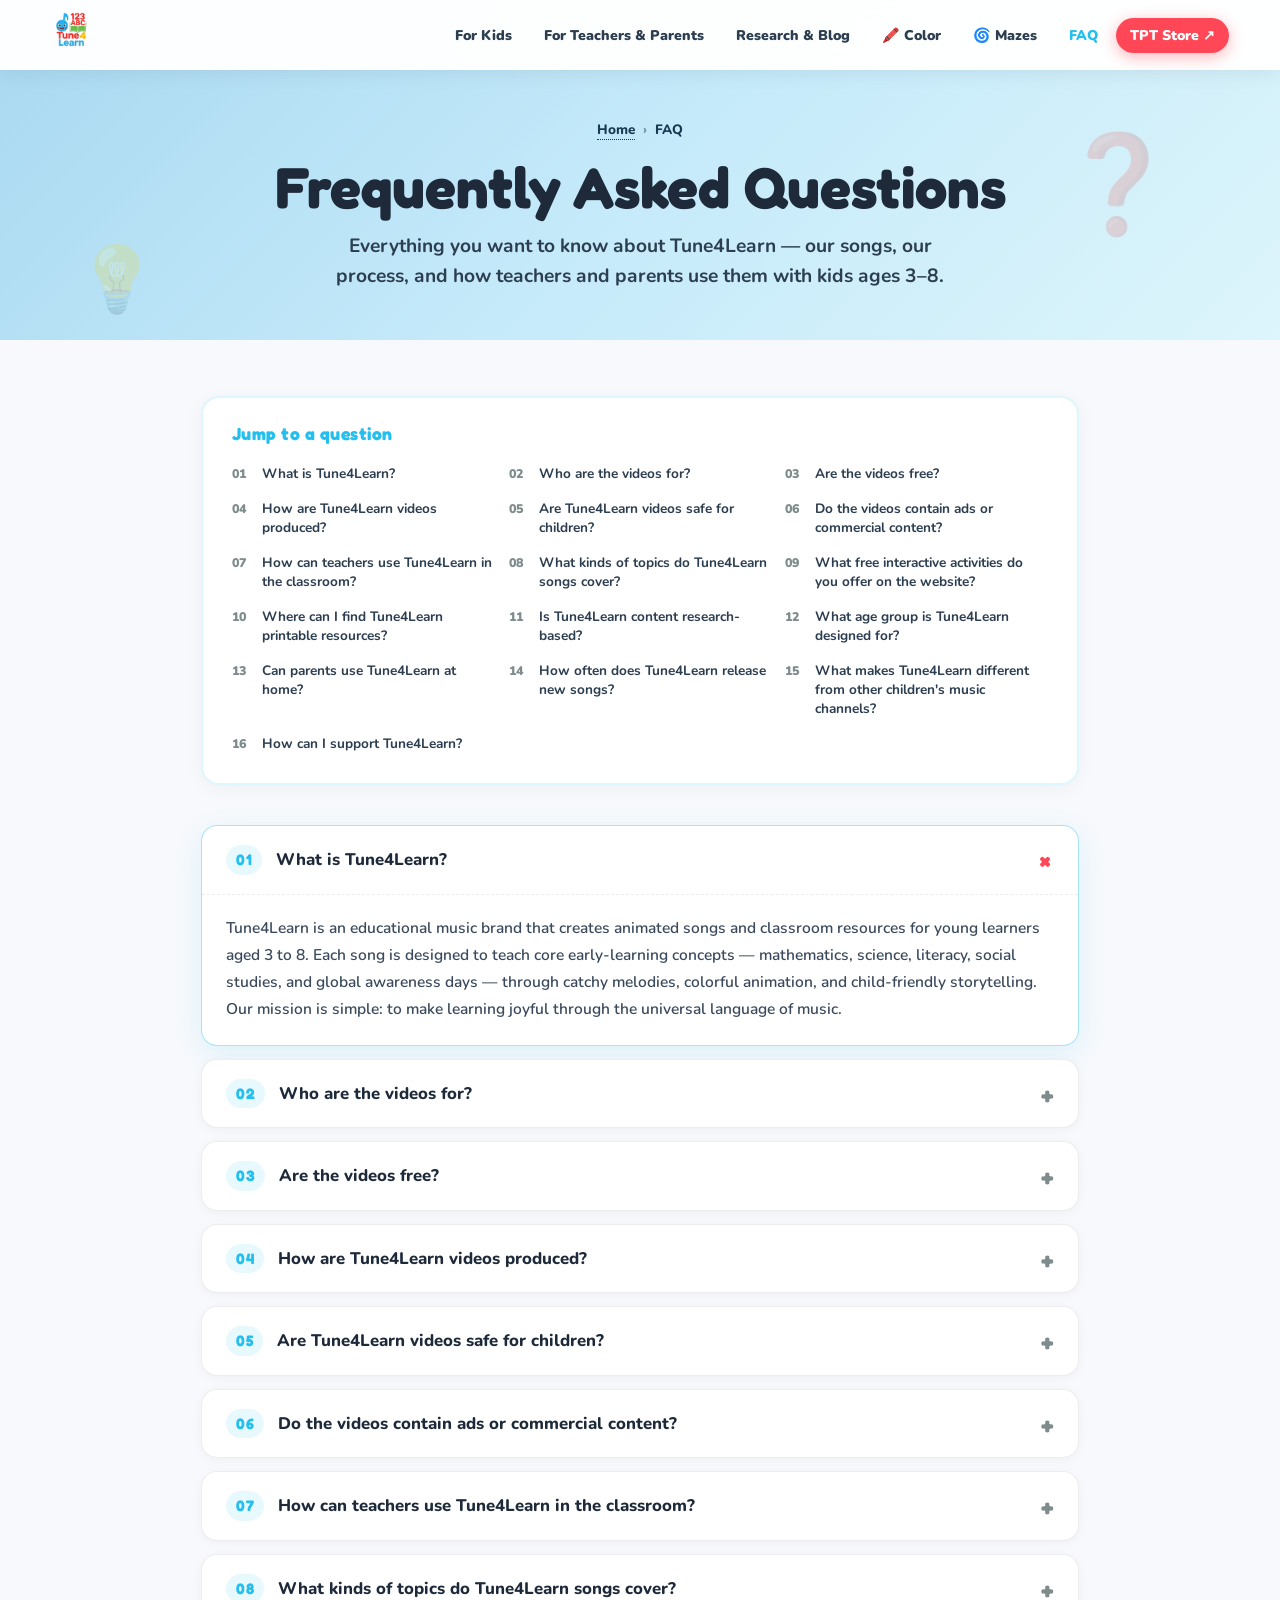
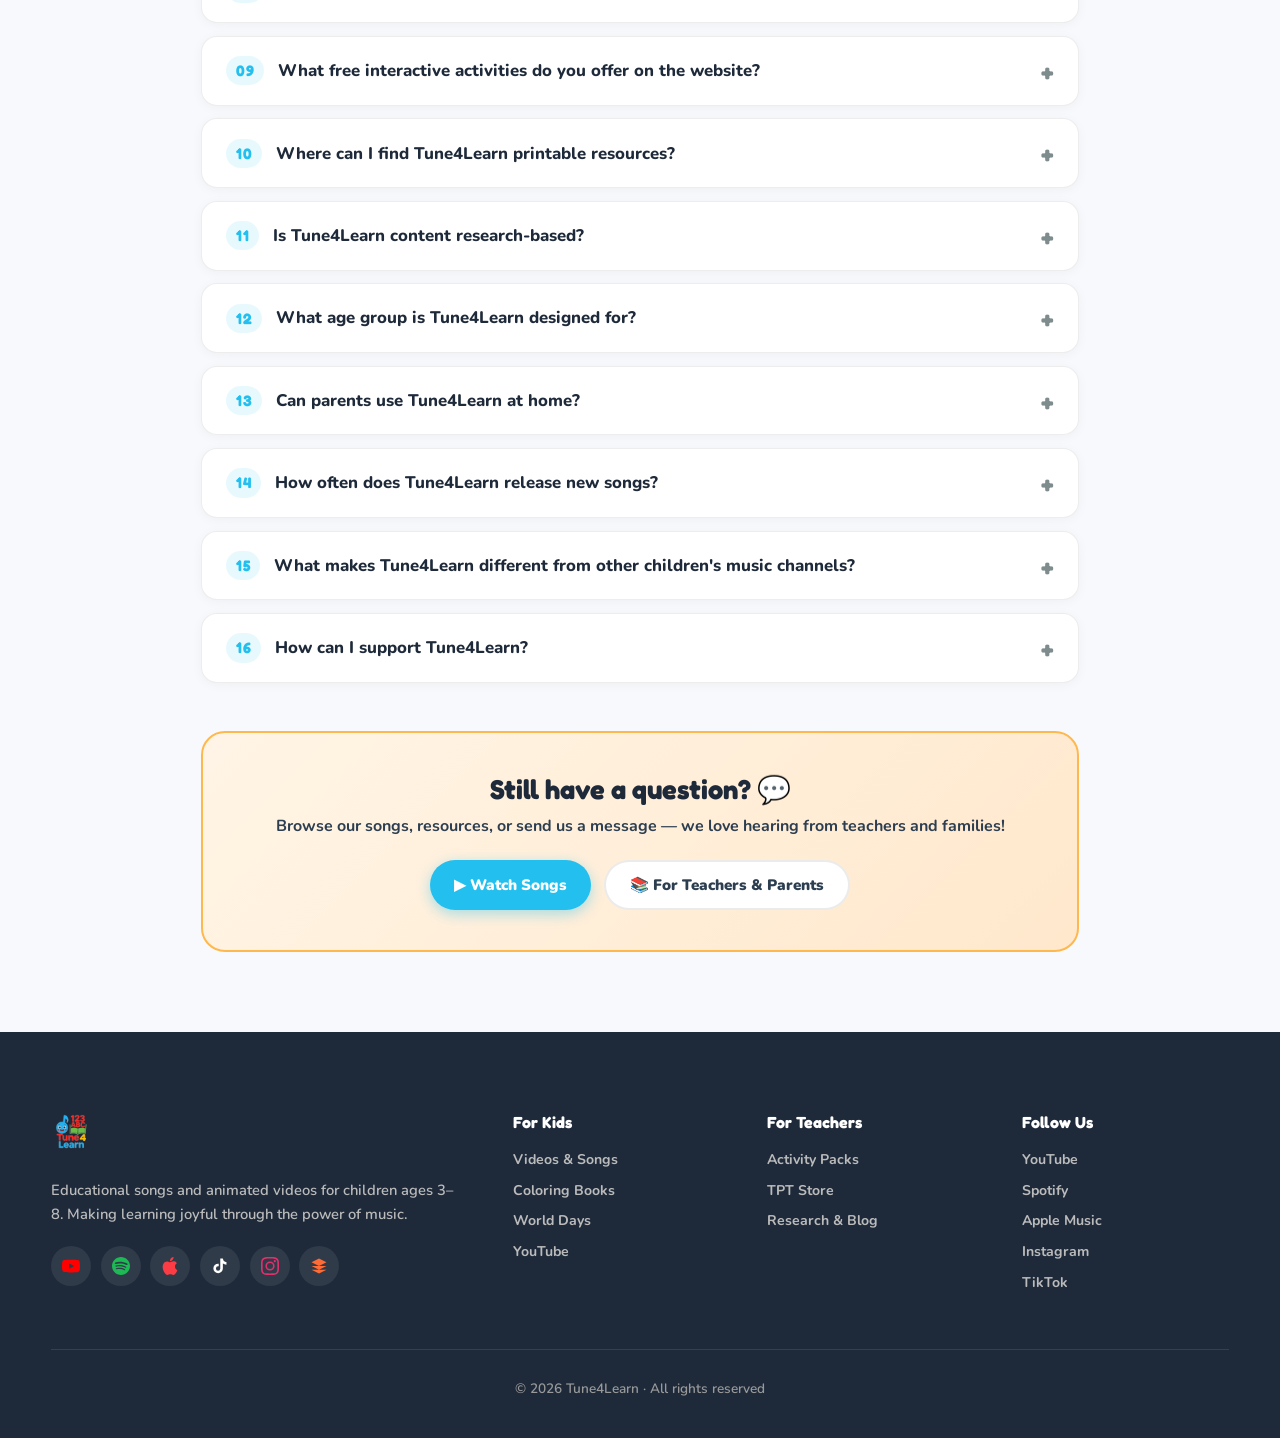
<file: faq.html>
<!DOCTYPE html>
<html lang="en">
<head>
<meta charset="UTF-8"/>
<meta name="google-site-verification" content="AOgua7hyE2HhpsE_xLOZ-EpkVnEpRsf8wqdqk8Sj-CQ">
<meta name="viewport" content="width=device-width, initial-scale=1.0"/>
<title>Frequently Asked Questions — Tune4Learn</title>
<meta name="description" content="All your questions about Tune4Learn answered: who our songs are for, how content is created, classroom use, safety, free resources, and more. 16 detailed FAQs.">
<meta name="keywords" content="tune4learn faq, educational songs faq, kids music questions, classroom music, preschool songs, kindergarten music">
<meta name="author" content="Tune4Learn">
<meta name="theme-color" content="#23BFEF">
<link rel="canonical" href="https://tune4learn.com/faq.html">
<!-- Open Graph -->
<meta property="og:type" content="website">
<meta property="og:title" content="Frequently Asked Questions — Tune4Learn">
<meta property="og:description" content="Everything you need to know about Tune4Learn educational songs, classroom resources, and free activities for ages 3–8.">
<meta property="og:url" content="https://tune4learn.com/faq.html">
<meta property="og:site_name" content="Tune4Learn">
<meta property="og:image" content="https://tune4learn.com/assets/og-default.png">
<meta property="og:image:width" content="1200">
<meta property="og:image:height" content="630">
<!-- Twitter Card -->
<meta name="twitter:card" content="summary_large_image">
<meta name="twitter:title" content="Frequently Asked Questions — Tune4Learn">
<meta name="twitter:description" content="16 answers about our songs, classroom resources, and free activities.">
<meta name="twitter:image" content="https://tune4learn.com/assets/og-default.png">
<link rel="icon" href="favicon.ico">
<link rel="preconnect" href="https://fonts.googleapis.com">
<link rel="preconnect" href="https://fonts.gstatic.com" crossorigin>
<link href="https://fonts.googleapis.com/css2?family=Fredoka+One&family=Nunito:wght@600;700;800;900&display=swap" rel="stylesheet">

<!-- Schema.org / FAQPage -->
<script type="application/ld+json">
{
  "@context": "https://schema.org",
  "@type": "FAQPage",
  "mainEntity": [
    {
      "@type": "Question",
      "name": "What is Tune4Learn?",
      "acceptedAnswer": {
        "@type": "Answer",
        "text": "Tune4Learn is an educational music brand that creates animated songs and classroom resources for young learners aged 3 to 8. Each song is designed to teach core early-learning concepts — mathematics, science, literacy, social studies, and global awareness days — through catchy melodies, colorful animation, and child-friendly storytelling. Our mission is simple: to make learning joyful through the universal language of music."
      }
    },
    {
      "@type": "Question",
      "name": "Who are the videos for?",
      "acceptedAnswer": {
        "@type": "Answer",
        "text": "Our videos are designed for children aged 3 to 8 (preschool, pre-K, kindergarten, and early elementary). They are equally useful for teachers in the classroom and parents at home. Educators use them as warm-ups, transitions, or themed lesson openers, while families enjoy them as screen time that actually teaches something meaningful. Tune4Learn is currently trusted by teachers in more than 50 countries."
      }
    },
    {
      "@type": "Question",
      "name": "Are the videos free?",
      "acceptedAnswer": {
        "@type": "Answer",
        "text": "Yes — all Tune4Learn animated songs are completely free to watch on YouTube, Spotify, and Apple Music. We believe quality educational content should be accessible to every child. For teachers and parents who want to extend the learning, we also offer premium printable resources — full lesson plans, activity books, and worksheets — on our Teachers Pay Teachers store."
      }
    },
    {
      "@type": "Question",
      "name": "How are Tune4Learn videos produced?",
      "acceptedAnswer": {
        "@type": "Answer",
        "text": "Every Tune4Learn song begins with a clear educational goal — and our process is led by educators, not by technology. Educational planning comes first: our team of educators and early-childhood specialists chooses each topic, aligns it with established learning frameworks (numeracy, literacy, social-emotional development, UNESCO international days), and drafts the lyrics and pedagogical direction. Production brings the song to life: once the educational foundation is in place, we use a mix of professional production tools — music software, animation programs, and modern creative tools — to turn the educational direction into a singable song with engaging visuals. These are the same kinds of tools used widely across today's animation and music industry. Educators have the final word: every video is reviewed by our team for age-appropriateness, factual accuracy, and educational value before publication. Nothing reaches our YouTube channel until it has passed this educator review. This approach — educator-led planning supported by modern production tools — is what allows a small, focused team to produce classroom-ready content while keeping our YouTube videos completely free for families and teachers worldwide."
      }
    },
    {
      "@type": "Question",
      "name": "Are Tune4Learn videos safe for children?",
      "acceptedAnswer": {
        "@type": "Answer",
        "text": "Absolutely. Every Tune4Learn video is created with child safety as a top priority. The content is age-appropriate, free of violence or scary imagery, and aligned with YouTube Kids guidelines. Our videos contain no inappropriate language, no frightening themes, and no misleading content — just friendly characters, gentle humor, and clear educational messages."
      }
    },
    {
      "@type": "Question",
      "name": "Do the videos contain ads or commercial content?",
      "acceptedAnswer": {
        "@type": "Answer",
        "text": "The videos themselves contain no embedded advertising, brand placements, or product promotion within the storytelling. Tune4Learn songs are pure educational content — no commercial interruptions, no sponsored messages aimed at children, and no manipulative marketing tactics."
      }
    },
    {
      "@type": "Question",
      "name": "How can teachers use Tune4Learn in the classroom?",
      "acceptedAnswer": {
        "@type": "Answer",
        "text": "Teachers use Tune4Learn videos in many ways: as morning circle-time openers, as transitions between activities, as introductions to new themes, as brain breaks, and as the foundation for full themed lessons. Many of our songs align with UNESCO international days and common early-learning curriculum standards, making them perfect for special-day celebrations and themed weeks. Our premium TPT lesson plans provide complete 45–70 minute frameworks with timing and assessment built in."
      }
    },
    {
      "@type": "Question",
      "name": "What kinds of topics do Tune4Learn songs cover?",
      "acceptedAnswer": {
        "@type": "Answer",
        "text": "Our song library spans a wide range of early-learning topics, including mathematics and counting, science and the solar system, literacy and phonics, environmental awareness, social studies, character values, and global citizenship. We pay special attention to UNESCO international days — like World Autism Awareness Day, World Glacier Day, and the International Day of Mathematics — creating songs that help children connect to the wider world. Our World Days Calendar makes it easy to find the right song for any special day on the school calendar."
      }
    },
    {
      "@type": "Question",
      "name": "What free interactive activities do you offer on the website?",
      "acceptedAnswer": {
        "@type": "Answer",
        "text": "Beyond our videos, the Tune4Learn website offers two free interactive play areas: our Coloring Studio with 16+ digital coloring pages where children can paint and play with music, and our Maze Adventures section with 20+ classic, math, and coding mazes designed for ages 3 to 8. Both work directly in the browser with no sign-up, no downloads, and no ads."
      }
    },
    {
      "@type": "Question",
      "name": "Where can I find Tune4Learn printable resources?",
      "acceptedAnswer": {
        "@type": "Answer",
        "text": "Free activity guides — currently 19+ packs — are available directly from our For Teachers &amp; Parents page through Google Drive, with no sign-up required. Our premium classroom resources, including activity books, mnemonic worksheets, and complete lesson plans, are available on our Teachers Pay Teachers store."
      }
    },
    {
      "@type": "Question",
      "name": "Is Tune4Learn content research-based?",
      "acceptedAnswer": {
        "@type": "Answer",
        "text": "Yes. Every Tune4Learn resource is grounded in current research on music, learning, and child development. Our Research &amp; Blog section translates complex academic findings into plain-language summaries for educators and families — covering topics like music training and cognitive growth, the link between music, movement, and language development, and the social benefits of group singing. We publish a monthly research digest as part of our newsletter."
      }
    },
    {
      "@type": "Question",
      "name": "What age group is Tune4Learn designed for?",
      "acceptedAnswer": {
        "@type": "Answer",
        "text": "Tune4Learn is designed for children aged 3 to 8, covering preschool, pre-K, kindergarten, and early elementary grades (roughly K through 2nd grade). The vocabulary, animation pace, song length, and concept depth are all carefully calibrated for this developmental stage."
      }
    },
    {
      "@type": "Question",
      "name": "Can parents use Tune4Learn at home?",
      "acceptedAnswer": {
        "@type": "Answer",
        "text": "Yes — Tune4Learn is just as effective at home as it is in the classroom. Parents use our songs during morning routines, car rides, and quiet time, and as a fun way to introduce new topics to their children. Because the content is short, engaging, and educational, it makes screen time meaningful rather than passive. Our home learning tips page offers simple ideas for incorporating songs into daily family routines."
      }
    },
    {
      "@type": "Question",
      "name": "How often does Tune4Learn release new songs?",
      "acceptedAnswer": {
        "@type": "Answer",
        "text": "We release new songs regularly throughout the year, with a special focus on UNESCO international days and globally significant educational themes. Subscribing to our YouTube channel or joining our monthly newsletter is the best way to stay updated when new videos, free resources, and research summaries are published."
      }
    },
    {
      "@type": "Question",
      "name": "What makes Tune4Learn different from other children's music channels?",
      "acceptedAnswer": {
        "@type": "Answer",
        "text": "Tune4Learn stands out for four reasons: our songs are built around real curriculum themes and global awareness topics, every video is paired with classroom-ready printable resources, our content is grounded in published research on music and learning, and our website includes free interactive play areas — coloring and mazes — alongside the videos. Every song is designed to teach something specific, not just to fill time."
      }
    },
    {
      "@type": "Question",
      "name": "How can I support Tune4Learn?",
      "acceptedAnswer": {
        "@type": "Answer",
        "text": "Thank you for considering supporting us — every contribution helps us create more educational songs and free resources for children around the world. There are several ways to help, and not all of them cost money: Free ways to support us: Subscribing to our YouTube channel, sharing our songs with fellow teachers and parents, and joining our newsletter all make a real difference and help us reach more classrooms. Paid ways to support us: Purchasing premium lesson plans and activity packs from our Teachers Pay Teachers store directly funds the creation of new free YouTube videos. For one-time tips or monthly support, we also have a Ko-fi page where supporters can \"buy us a coffee.\" Every form of support — a subscription, a share, a purchase, or a tip — helps us keep our core content free and accessible for every child who wants to sing and learn."
      }
    }
  ]
}
</script>

<!-- Schema.org / Breadcrumb -->
<script type="application/ld+json">
{
  "@context": "https://schema.org",
  "@type": "BreadcrumbList",
  "itemListElement": [
    {
      "@type": "ListItem",
      "position": 1,
      "name": "Home",
      "item": "https://tune4learn.com/"
    },
    {
      "@type": "ListItem",
      "position": 2,
      "name": "FAQ",
      "item": "https://tune4learn.com/faq.html"
    }
  ]
}
</script>

<style>
:root {
  --sky:#23BFEF; --sun:#FFD93D; --red:#FF4757;
  --green:#2ED573; --purple:#9B59B6; --orange:#FF6B35;
  --dark:#1E2A3A; --text:#2C3E50; --muted:#7F8C8D; --offwhite:#F7F9FC;
}
*,*::before,*::after{box-sizing:border-box;margin:0;padding:0;}
html{scroll-behavior:smooth;}
body{font-family:'Nunito',sans-serif;background:var(--offwhite);color:var(--text);overflow-x:hidden;}
a{color:var(--sky);}

/* ── NAVBAR ── (same as homepage) */
.navbar{position:fixed;top:0;left:0;right:0;z-index:999;height:70px;display:flex;align-items:center;padding:0 4vw;gap:2rem;background:rgba(255,255,255,0.97);backdrop-filter:blur(16px);box-shadow:0 2px 20px rgba(0,0,0,0.08);}
.nav-logo img{height:44px;width:auto;}
.nav-links{display:flex;align-items:center;gap:4px;list-style:none;margin-left:auto;}
.nav-links a{text-decoration:none;color:var(--text);font-weight:900;font-size:0.88rem;padding:8px 14px;border-radius:30px;transition:all 0.2s;}
.nav-links a:hover{background:var(--offwhite);color:var(--sky);}
.nav-cta{background:var(--red)!important;color:#fff!important;box-shadow:0 4px 16px rgba(255,71,87,0.4);}
.hamburger{display:none;flex-direction:column;gap:5px;cursor:pointer;padding:8px;border:none;background:none;z-index:1000;}
.hamburger span{display:block;width:24px;height:2.5px;background:var(--text);border-radius:2px;}
.mobile-menu{display:none;position:fixed;top:70px;left:0;right:0;background:rgba(255,255,255,0.98);backdrop-filter:blur(16px);border-bottom:2px solid #eee;z-index:998;padding:1rem 5%;flex-direction:column;gap:0.5rem;box-shadow:0 8px 24px rgba(0,0,0,0.12);}
.mobile-menu a{text-decoration:none;color:var(--text);font-weight:900;padding:0.9rem 1.2rem;border-radius:14px;transition:all 0.2s;font-size:1.05rem;}
.mobile-menu a:hover,.mobile-menu a.active{background:var(--offwhite);color:var(--sky);}
.mobile-menu a.mob-tpt{background:var(--red);color:#fff;text-align:center;margin-top:0.5rem;}
.mobile-menu.open{display:flex;}
@media(max-width:1100px){.hamburger{display:flex!important;}.nav-links{display:none!important;}}

/* Skip link */
.skip-link{position:absolute;top:-40px;left:0;background:var(--sky);color:#fff;padding:8px 16px;z-index:9999;text-decoration:none;border-radius:0 0 8px 0;}
.skip-link:focus{top:0;}

/* ── PAGE HEADER ── */
.page-hero{padding:120px 4vw 3rem;background:linear-gradient(135deg,#A8D8F0 0%,#C5EAFA 50%,#DDF5FB 100%);position:relative;overflow:hidden;}
.page-hero::before{content:'❓';position:absolute;top:120px;right:8%;font-size:6rem;opacity:0.18;animation:float 4s ease-in-out infinite;}
.page-hero::after{content:'💡';position:absolute;bottom:1rem;left:6%;font-size:4rem;opacity:0.18;animation:float 5s ease-in-out infinite reverse;}
@keyframes float{0%,100%{transform:translateY(0) rotate(-4deg);}50%{transform:translateY(-12px) rotate(4deg);}}
.page-hero-inner{max-width:880px;margin:0 auto;text-align:center;position:relative;z-index:2;}
.crumbs{display:flex;justify-content:center;gap:8px;font-size:0.85rem;font-weight:800;color:#1a3a52;margin-bottom:1rem;}
.crumbs a{color:#1a3a52;text-decoration:none;border-bottom:1.5px dotted #1a3a52;}
.crumbs a:hover{color:var(--red);}
.crumbs .sep{opacity:0.5;}
.page-hero h1{font-family:'Fredoka One',cursive;font-size:clamp(2.2rem,5vw,3.6rem);color:var(--dark);margin-bottom:0.8rem;line-height:1.1;}
.page-hero .subtitle{font-size:clamp(1rem,1.6vw,1.2rem);color:var(--text);font-weight:700;max-width:640px;margin:0 auto;line-height:1.55;}

/* ── FAQ SECTION ── */
.faq-section{padding:3.5rem 4vw 5rem;max-width:980px;margin:0 auto;}
.faq-toc{background:white;border:2px solid rgba(35,191,239,0.15);border-radius:18px;padding:1.6rem 1.8rem;margin-bottom:2.5rem;box-shadow:0 4px 20px rgba(0,0,0,0.04);}
.faq-toc h2{font-family:'Fredoka One',cursive;font-size:1.1rem;color:var(--sky);margin-bottom:0.9rem;letter-spacing:0.5px;}
.faq-toc-grid{display:grid;grid-template-columns:repeat(auto-fill,minmax(260px,1fr));gap:6px 14px;}
.faq-toc-grid a{font-size:0.85rem;font-weight:700;color:var(--text);text-decoration:none;padding:5px 0;display:flex;gap:8px;align-items:baseline;transition:color 0.15s;}
.faq-toc-grid a:hover{color:var(--sky);}
.faq-toc-grid .num{font-weight:900;color:var(--muted);font-size:0.78rem;min-width:22px;}

.faq-item{background:white;border:1.5px solid rgba(0,0,0,0.07);border-radius:16px;margin-bottom:0.8rem;box-shadow:0 2px 12px rgba(0,0,0,0.04);overflow:hidden;transition:all 0.25s;}
.faq-item[open]{border-color:rgba(35,191,239,0.4);box-shadow:0 8px 28px rgba(35,191,239,0.12);}
.faq-q{display:flex;align-items:center;gap:14px;padding:1.2rem 1.5rem;cursor:pointer;font-family:'Nunito',sans-serif;font-weight:800;font-size:1.05rem;color:var(--dark);list-style:none;line-height:1.4;}
.faq-q::-webkit-details-marker{display:none;}
.faq-q:hover{background:rgba(35,191,239,0.04);}
.faq-num{font-family:'Fredoka One',cursive;font-size:0.95rem;color:var(--sky);background:rgba(35,191,239,0.1);padding:4px 10px;border-radius:20px;flex-shrink:0;letter-spacing:0.5px;}
.faq-q-text{flex:1;}
.faq-icon{font-family:'Fredoka One',cursive;font-size:1.6rem;color:var(--muted);transition:transform 0.3s;flex-shrink:0;line-height:1;}
.faq-item[open] .faq-icon{transform:rotate(45deg);color:var(--red);}

.faq-a{padding:0 1.5rem 1.4rem 1.5rem;border-top:1.5px dashed rgba(0,0,0,0.07);padding-top:1.2rem;}
.faq-a p{font-size:0.97rem;line-height:1.75;color:#3a4a5c;font-weight:600;margin-bottom:0.9rem;}
.faq-a p:last-child{margin-bottom:0;}
.faq-a a{color:var(--sky);font-weight:800;text-decoration:none;border-bottom:1.5px dotted var(--sky);}
.faq-a a:hover{color:var(--red);border-color:var(--red);}
.faq-a strong{color:var(--dark);font-weight:900;}

/* ── CTA BLOCK at bottom ── */
.faq-cta{margin-top:3rem;background:linear-gradient(135deg,#FFF5E6 0%,#FFE8CC 100%);border:2px solid #FFB84D;border-radius:24px;padding:2.5rem 2rem;text-align:center;}
.faq-cta h3{font-family:'Fredoka One',cursive;font-size:1.7rem;color:var(--dark);margin-bottom:0.6rem;}
.faq-cta p{color:var(--text);font-weight:700;margin-bottom:1.4rem;font-size:1rem;}
.faq-cta-btns{display:flex;gap:0.8rem;justify-content:center;flex-wrap:wrap;}
.faq-cta-btns a{display:inline-flex;align-items:center;gap:6px;padding:13px 24px;border-radius:50px;font-weight:900;font-size:0.95rem;text-decoration:none;transition:all 0.2s;}
.faq-cta-btns a.b1{background:var(--sky);color:#fff;box-shadow:0 4px 14px rgba(35,191,239,0.4);}
.faq-cta-btns a.b1:hover{transform:translateY(-2px);box-shadow:0 8px 22px rgba(35,191,239,0.55);}
.faq-cta-btns a.b2{background:white;color:var(--text);border:2px solid rgba(0,0,0,0.08);}
.faq-cta-btns a.b2:hover{border-color:var(--sky);color:var(--sky);}

/* ── FOOTER (matches index) ── */
footer{background:var(--dark);padding:5rem 4vw 2.5rem;}
.footer-inner{max-width:1280px;margin:0 auto;}
.footer-grid{display:grid;grid-template-columns:2fr 1fr 1fr 1fr;gap:3rem;margin-bottom:3.5rem;}
.footer-logo{height:44px;width:auto;margin-bottom:1rem;}
.footer-brand{color:#bbb;font-size:0.92rem;line-height:1.65;margin-bottom:1.2rem;font-weight:600;}
.soc-row{display:flex;gap:0.6rem;}
.soc-btn{width:40px;height:40px;border-radius:50%;background:rgba(255,255,255,0.08);display:flex;align-items:center;justify-content:center;text-decoration:none;transition:all 0.25s;}
.soc-btn:hover{transform:translateY(-3px);background:rgba(255,255,255,0.15);}
.footer-col h5{font-family:'Fredoka One',cursive;color:white;font-size:1rem;margin-bottom:1rem;}
.footer-col ul{list-style:none;display:flex;flex-direction:column;gap:0.55rem;}
.footer-col a{color:#bbb;text-decoration:none;font-size:0.88rem;font-weight:700;transition:color 0.2s;}
.footer-col a:hover{color:var(--sky);}
.footer-bottom{border-top:1.5px solid rgba(255,255,255,0.1);padding-top:1.8rem;text-align:center;color:#999;font-size:0.85rem;font-weight:600;}

@media(max-width:860px){
  .footer-grid{grid-template-columns:1fr 1fr;}
}
@media(max-width:580px){
  .footer-grid{grid-template-columns:1fr;gap:2rem;}
  .faq-section{padding:2.5rem 5vw 4rem;}
  .faq-q{padding:1rem 1.1rem;font-size:0.97rem;gap:10px;}
  .faq-num{font-size:0.78rem;padding:3px 8px;}
  .faq-a{padding:1rem 1.1rem 1.1rem 1.1rem;}
  .faq-a p{font-size:0.92rem;}
  .page-hero{padding:100px 5vw 2.5rem;}
}
</style>
</head>
<body data-screen-label="FAQ">

<a href="#main" class="skip-link">Skip to content</a>

<nav class="navbar">
  <a href="index.html" class="nav-logo"><picture><source srcset="assets/t4l-logo.webp" type="image/webp"><img src="assets/t4l-logo.png" alt="Tune4Learn" width="44" height="44" decoding="async"></picture></a>
  <ul class="nav-links">
    <li><a href="videos.html">For Kids</a></li>
    <li><a href="teachers.html">For Teachers &amp; Parents</a></li>
    <li><a href="research.html">Research &amp; Blog</a></li>
    <li><a href="coloring.html">🖍️ Color</a></li>
    <li><a href="mazes.html">🌀 Mazes</a></li>
    <li><a href="faq.html" style="color:var(--sky)!important;">FAQ</a></li>
    <li><a href="https://www.teacherspayteachers.com/store/tune4learn" target="_blank" class="nav-cta" rel="noopener noreferrer">TPT Store ↗</a></li>
  </ul>
  <button class="hamburger" id="hamburger" onclick="toggleMenu()">
    <span></span><span></span><span></span>
  </button>
</nav>
<div class="mobile-menu" id="mobileMenu">
  <a href="index.html">🏠 Home</a>
  <a href="videos.html">🎬 For Kids</a>
  <a href="teachers.html">📚 For Teachers &amp; Parents</a>
  <a href="research.html">🔬 Research &amp; Blog</a>
  <a href="coloring.html">🖍️ Color Online</a>
  <a href="mazes.html">🌀 Mazes</a>
  <a href="faq.html" class="active">❓ FAQ</a>
  <a href="https://www.teacherspayteachers.com/store/tune4learn" target="_blank" class="mob-tpt" rel="noopener noreferrer">TPT Store ↗</a>
</div>

<main id="main">
  <header class="page-hero">
    <div class="page-hero-inner">
      <nav class="crumbs" aria-label="Breadcrumb">
        <a href="index.html">Home</a>
        <span class="sep">›</span>
        <span aria-current="page">FAQ</span>
      </nav>
      <h1>Frequently Asked Questions</h1>
      <p class="subtitle">Everything you want to know about Tune4Learn — our songs, our process, and how teachers and parents use them with kids ages 3–8.</p>
    </div>
  </header>

  <section class="faq-section" aria-label="Frequently asked questions">
    <div class="faq-toc">
      <h2>Jump to a question</h2>
      <div class="faq-toc-grid">
        <a href="#q1"><span class="num">01</span><span>What is Tune4Learn?</span></a>
        <a href="#q2"><span class="num">02</span><span>Who are the videos for?</span></a>
        <a href="#q3"><span class="num">03</span><span>Are the videos free?</span></a>
        <a href="#q4"><span class="num">04</span><span>How are Tune4Learn videos produced?</span></a>
        <a href="#q5"><span class="num">05</span><span>Are Tune4Learn videos safe for children?</span></a>
        <a href="#q6"><span class="num">06</span><span>Do the videos contain ads or commercial content?</span></a>
        <a href="#q7"><span class="num">07</span><span>How can teachers use Tune4Learn in the classroom?</span></a>
        <a href="#q8"><span class="num">08</span><span>What kinds of topics do Tune4Learn songs cover?</span></a>
        <a href="#q9"><span class="num">09</span><span>What free interactive activities do you offer on the website?</span></a>
        <a href="#q10"><span class="num">10</span><span>Where can I find Tune4Learn printable resources?</span></a>
        <a href="#q11"><span class="num">11</span><span>Is Tune4Learn content research-based?</span></a>
        <a href="#q12"><span class="num">12</span><span>What age group is Tune4Learn designed for?</span></a>
        <a href="#q13"><span class="num">13</span><span>Can parents use Tune4Learn at home?</span></a>
        <a href="#q14"><span class="num">14</span><span>How often does Tune4Learn release new songs?</span></a>
        <a href="#q15"><span class="num">15</span><span>What makes Tune4Learn different from other children's music channels?</span></a>
        <a href="#q16"><span class="num">16</span><span>How can I support Tune4Learn?</span></a>
      </div>
    </div>

    <details class="faq-item" id="q1" open>
      <summary class="faq-q">
        <span class="faq-num">01</span>
        <span class="faq-q-text">What is Tune4Learn?</span>
        <span class="faq-icon" aria-hidden="true">+</span>
      </summary>
      <div class="faq-a"><p>Tune4Learn is an educational music brand that creates animated songs and classroom resources for young learners aged 3 to 8. Each song is designed to teach core early-learning concepts — mathematics, science, literacy, social studies, and global awareness days — through catchy melodies, colorful animation, and child-friendly storytelling. Our mission is simple: to make learning joyful through the universal language of music.</p></div>
    </details>

    <details class="faq-item" id="q2" >
      <summary class="faq-q">
        <span class="faq-num">02</span>
        <span class="faq-q-text">Who are the videos for?</span>
        <span class="faq-icon" aria-hidden="true">+</span>
      </summary>
      <div class="faq-a"><p>Our videos are designed for children aged 3 to 8 (preschool, pre-K, kindergarten, and early elementary). They are equally useful for teachers in the classroom and parents at home. Educators use them as warm-ups, transitions, or themed lesson openers, while families enjoy them as screen time that actually teaches something meaningful. Tune4Learn is currently trusted by teachers in more than 50 countries.</p></div>
    </details>

    <details class="faq-item" id="q3" >
      <summary class="faq-q">
        <span class="faq-num">03</span>
        <span class="faq-q-text">Are the videos free?</span>
        <span class="faq-icon" aria-hidden="true">+</span>
      </summary>
      <div class="faq-a"><p>Yes — all Tune4Learn animated songs are completely free to watch on YouTube, Spotify, and Apple Music. We believe quality educational content should be accessible to every child. For teachers and parents who want to extend the learning, we also offer premium printable resources — full lesson plans, activity books, and worksheets — on our Teachers Pay Teachers store.</p></div>
    </details>

    <details class="faq-item" id="q4" >
      <summary class="faq-q">
        <span class="faq-num">04</span>
        <span class="faq-q-text">How are Tune4Learn videos produced?</span>
        <span class="faq-icon" aria-hidden="true">+</span>
      </summary>
      <div class="faq-a"><p>Every Tune4Learn song begins with a clear educational goal — and our process is led by educators, not by technology.</p><p><strong>Educational planning comes first.</strong> Our team of educators and early-childhood specialists chooses each topic, aligns it with established learning frameworks (numeracy, literacy, social-emotional development, UNESCO international days), and drafts the lyrics and pedagogical direction.</p><p><strong>Production brings the song to life.</strong> Once the educational foundation is in place, we use a mix of professional production tools — music software, animation programs, and modern creative tools — to turn the educational direction into a singable song with engaging visuals. These are the same kinds of tools used widely across today's animation and music industry.</p><p><strong>Educators have the final word.</strong> Every video is reviewed by our team for age-appropriateness, factual accuracy, and educational value before publication. Nothing reaches our YouTube channel until it has passed this educator review.</p><p>This approach — educator-led planning supported by modern production tools — is what allows a small, focused team to produce classroom-ready content while keeping our YouTube videos completely free for families and teachers worldwide.</p></div>
    </details>

    <details class="faq-item" id="q5" >
      <summary class="faq-q">
        <span class="faq-num">05</span>
        <span class="faq-q-text">Are Tune4Learn videos safe for children?</span>
        <span class="faq-icon" aria-hidden="true">+</span>
      </summary>
      <div class="faq-a"><p>Absolutely. Every Tune4Learn video is created with child safety as a top priority. The content is age-appropriate, free of violence or scary imagery, and aligned with YouTube Kids guidelines. Our videos contain no inappropriate language, no frightening themes, and no misleading content — just friendly characters, gentle humor, and clear educational messages.</p></div>
    </details>

    <details class="faq-item" id="q6" >
      <summary class="faq-q">
        <span class="faq-num">06</span>
        <span class="faq-q-text">Do the videos contain ads or commercial content?</span>
        <span class="faq-icon" aria-hidden="true">+</span>
      </summary>
      <div class="faq-a"><p>The videos themselves contain no embedded advertising, brand placements, or product promotion within the storytelling. Tune4Learn songs are pure educational content — no commercial interruptions, no sponsored messages aimed at children, and no manipulative marketing tactics.</p></div>
    </details>

    <details class="faq-item" id="q7" >
      <summary class="faq-q">
        <span class="faq-num">07</span>
        <span class="faq-q-text">How can teachers use Tune4Learn in the classroom?</span>
        <span class="faq-icon" aria-hidden="true">+</span>
      </summary>
      <div class="faq-a"><p>Teachers use Tune4Learn videos in many ways: as morning circle-time openers, as transitions between activities, as introductions to new themes, as brain breaks, and as the foundation for full themed lessons. Many of our songs align with UNESCO international days and common early-learning curriculum standards, making them perfect for special-day celebrations and themed weeks. Our <a href="teachers.html">premium TPT lesson plans</a> provide complete 45–70 minute frameworks with timing and assessment built in.</p></div>
    </details>

    <details class="faq-item" id="q8" >
      <summary class="faq-q">
        <span class="faq-num">08</span>
        <span class="faq-q-text">What kinds of topics do Tune4Learn songs cover?</span>
        <span class="faq-icon" aria-hidden="true">+</span>
      </summary>
      <div class="faq-a"><p>Our song library spans a wide range of early-learning topics, including mathematics and counting, science and the solar system, literacy and phonics, environmental awareness, social studies, character values, and global citizenship. We pay special attention to UNESCO international days — like World Autism Awareness Day, World Glacier Day, and the International Day of Mathematics — creating songs that help children connect to the wider world. Our <a href="videos.html">World Days Calendar</a> makes it easy to find the right song for any special day on the school calendar.</p></div>
    </details>

    <details class="faq-item" id="q9" >
      <summary class="faq-q">
        <span class="faq-num">09</span>
        <span class="faq-q-text">What free interactive activities do you offer on the website?</span>
        <span class="faq-icon" aria-hidden="true">+</span>
      </summary>
      <div class="faq-a"><p>Beyond our videos, the Tune4Learn website offers two free interactive play areas: our <a href="coloring.html">Coloring Studio</a> with 16+ digital coloring pages where children can paint and play with music, and our <a href="mazes.html">Maze Adventures</a> section with 20+ classic, math, and coding mazes designed for ages 3 to 8. Both work directly in the browser with no sign-up, no downloads, and no ads.</p></div>
    </details>

    <details class="faq-item" id="q10" >
      <summary class="faq-q">
        <span class="faq-num">10</span>
        <span class="faq-q-text">Where can I find Tune4Learn printable resources?</span>
        <span class="faq-icon" aria-hidden="true">+</span>
      </summary>
      <div class="faq-a"><p>Free activity guides — currently 19+ packs — are available directly from our <a href="teachers.html">For Teachers &amp; Parents page</a> through Google Drive, with no sign-up required. Our premium classroom resources, including activity books, mnemonic worksheets, and complete lesson plans, are available on our <a href="https://www.teacherspayteachers.com/store/tune4learn" target="_blank" rel="noopener noreferrer">Teachers Pay Teachers store</a>.</p></div>
    </details>

    <details class="faq-item" id="q11" >
      <summary class="faq-q">
        <span class="faq-num">11</span>
        <span class="faq-q-text">Is Tune4Learn content research-based?</span>
        <span class="faq-icon" aria-hidden="true">+</span>
      </summary>
      <div class="faq-a"><p>Yes. Every Tune4Learn resource is grounded in current research on music, learning, and child development. Our <a href="research.html">Research &amp; Blog section</a> translates complex academic findings into plain-language summaries for educators and families — covering topics like music training and cognitive growth, the link between music, movement, and language development, and the social benefits of group singing. We publish a monthly research digest as part of our newsletter.</p></div>
    </details>

    <details class="faq-item" id="q12" >
      <summary class="faq-q">
        <span class="faq-num">12</span>
        <span class="faq-q-text">What age group is Tune4Learn designed for?</span>
        <span class="faq-icon" aria-hidden="true">+</span>
      </summary>
      <div class="faq-a"><p>Tune4Learn is designed for children aged 3 to 8, covering preschool, pre-K, kindergarten, and early elementary grades (roughly K through 2nd grade). The vocabulary, animation pace, song length, and concept depth are all carefully calibrated for this developmental stage.</p></div>
    </details>

    <details class="faq-item" id="q13" >
      <summary class="faq-q">
        <span class="faq-num">13</span>
        <span class="faq-q-text">Can parents use Tune4Learn at home?</span>
        <span class="faq-icon" aria-hidden="true">+</span>
      </summary>
      <div class="faq-a"><p>Yes — Tune4Learn is just as effective at home as it is in the classroom. Parents use our songs during morning routines, car rides, and quiet time, and as a fun way to introduce new topics to their children. Because the content is short, engaging, and educational, it makes screen time meaningful rather than passive. Our <a href="teachers.html">home learning tips page</a> offers simple ideas for incorporating songs into daily family routines.</p></div>
    </details>

    <details class="faq-item" id="q14" >
      <summary class="faq-q">
        <span class="faq-num">14</span>
        <span class="faq-q-text">How often does Tune4Learn release new songs?</span>
        <span class="faq-icon" aria-hidden="true">+</span>
      </summary>
      <div class="faq-a"><p>We release new songs regularly throughout the year, with a special focus on UNESCO international days and globally significant educational themes. Subscribing to our <a href="https://youtube.com/@tune4learn" target="_blank" rel="noopener noreferrer">YouTube channel</a> or joining our monthly newsletter is the best way to stay updated when new videos, free resources, and research summaries are published.</p></div>
    </details>

    <details class="faq-item" id="q15" >
      <summary class="faq-q">
        <span class="faq-num">15</span>
        <span class="faq-q-text">What makes Tune4Learn different from other children's music channels?</span>
        <span class="faq-icon" aria-hidden="true">+</span>
      </summary>
      <div class="faq-a"><p>Tune4Learn stands out for four reasons: our songs are built around real curriculum themes and global awareness topics, every video is paired with classroom-ready printable resources, our content is grounded in published research on music and learning, and our website includes free interactive play areas — coloring and mazes — alongside the videos. Every song is designed to teach something specific, not just to fill time.</p></div>
    </details>

    <details class="faq-item" id="q16" >
      <summary class="faq-q">
        <span class="faq-num">16</span>
        <span class="faq-q-text">How can I support Tune4Learn?</span>
        <span class="faq-icon" aria-hidden="true">+</span>
      </summary>
      <div class="faq-a"><p>Thank you for considering supporting us — every contribution helps us create more educational songs and free resources for children around the world. There are several ways to help, and not all of them cost money:</p><p><strong>Free ways to support us:</strong> Subscribing to our <a href="https://youtube.com/@tune4learn" target="_blank" rel="noopener noreferrer">YouTube channel</a>, sharing our songs with fellow teachers and parents, and joining our newsletter all make a real difference and help us reach more classrooms.</p><p><strong>Paid ways to support us:</strong> Purchasing premium lesson plans and activity packs from our <a href="https://www.teacherspayteachers.com/store/tune4learn" target="_blank" rel="noopener noreferrer">Teachers Pay Teachers store</a> directly funds the creation of new free YouTube videos. For one-time tips or monthly support, we also have a Ko-fi page where supporters can "buy us a coffee."</p><p>Every form of support — a subscription, a share, a purchase, or a tip — helps us keep our core content free and accessible for every child who wants to sing and learn.</p></div>
    </details>

    <div class="faq-cta">
      <h3>Still have a question? 💬</h3>
      <p>Browse our songs, resources, or send us a message — we love hearing from teachers and families!</p>
      <div class="faq-cta-btns">
        <a href="videos.html" class="b1">▶ Watch Songs</a>
        <a href="teachers.html" class="b2">📚 For Teachers &amp; Parents</a>
      </div>
    </div>
  </section>
</main>

<footer><div class="footer-inner"><div class="footer-grid"><div><picture><source srcset="assets/t4l-logo.webp" type="image/webp"><img src="assets/t4l-logo.png" alt="Tune4Learn" class="footer-logo" width="44" height="44" decoding="async" loading="lazy"></picture><p class="footer-brand">Educational songs and animated videos for children ages 3–8. Making learning joyful through the power of music.</p><div class="soc-row"><a href="https://youtube.com/@tune4learn" target="_blank" class="soc-btn" style="color:#FF0000;" rel="noopener noreferrer"><svg viewBox="0 0 24 24" fill="currentColor" width="18" height="18"><path d="M23.5 6.19a3.02 3.02 0 0 0-2.12-2.14C19.54 3.5 12 3.5 12 3.5s-7.54 0-9.38.55A3.02 3.02 0 0 0 .5 6.19C0 8.04 0 12 0 12s0 3.96.5 5.81a3.02 3.02 0 0 0 2.12 2.14C4.46 20.5 12 20.5 12 20.5s7.54 0 9.38-.55a3.02 3.02 0 0 0 2.12-2.14C24 15.96 24 12 24 12s0-3.96-.5-5.81zM9.75 15.5v-7l6.5 3.5-6.5 3.5z"/></svg></a><a href="https://open.spotify.com/intl-tr/artist/0RtYX9g5U4x5OBQBbZ7gUh" target="_blank" class="soc-btn" style="color:#1DB954;" rel="noopener noreferrer"><svg viewBox="0 0 24 24" fill="currentColor" width="18" height="18"><path d="M12 0C5.4 0 0 5.4 0 12s5.4 12 12 12 12-5.4 12-12S18.66 0 12 0zm5.521 17.34c-.24.359-.66.48-1.021.24-2.82-1.74-6.36-2.101-10.561-1.141-.418.122-.779-.179-.899-.539-.12-.421.18-.78.54-.9 4.56-1.021 8.52-.6 11.64 1.32.42.18.479.659.301 1.02zm1.44-3.3c-.301.42-.841.6-1.262.3-3.239-1.98-8.159-2.58-11.939-1.38-.479.12-1.02-.12-1.14-.6-.12-.48.12-1.021.6-1.141C9.6 9.9 15 10.561 18.72 12.84c.361.181.54.78.241 1.2zm.12-3.36C15.24 8.4 8.82 8.16 5.16 9.301c-.6.179-1.2-.181-1.38-.721-.18-.601.18-1.2.72-1.381 4.26-1.26 11.28-1.02 15.721 1.621.539.3.719 1.02.419 1.56-.299.421-1.02.599-1.559.3z"/></svg></a><a href="https://music.apple.com/us/artist/tune4learn/1781419056" target="_blank" class="soc-btn" style="color:#FC3C44;" rel="noopener noreferrer"><svg viewBox="0 0 24 24" fill="currentColor" width="18" height="18"><path d="M12.152 6.896c-.948 0-2.415-1.078-3.96-1.04-2.04.027-3.91 1.183-4.961 3.014-2.117 3.675-.546 9.103 1.519 12.09 1.013 1.454 2.208 3.09 3.792 3.039 1.52-.065 2.09-.987 3.935-.987 1.831 0 2.35.987 3.96.948 1.637-.026 2.676-1.48 3.676-2.948 1.156-1.688 1.636-3.325 1.662-3.415-.039-.013-3.182-1.221-3.22-4.857-.026-3.04 2.48-4.494 2.597-4.559-1.429-2.09-3.623-2.324-4.39-2.376-2-.156-3.675 1.09-4.61 1.09zM15.53 3.83c.843-1.012 1.4-2.427 1.245-3.83-1.207.052-2.662.805-3.532 1.818-.78.896-1.454 2.338-1.273 3.714 1.338.104 2.715-.688 3.559-1.701z"/></svg></a><a href="https://www.tiktok.com/@tune4learn" target="_blank" class="soc-btn" style="color:#ffffff;" rel="noopener noreferrer"><svg viewBox="0 0 24 24" fill="currentColor" width="18" height="18"><path d="M19.59 6.69a4.83 4.83 0 0 1-3.77-4.25V2h-3.45v13.67a2.89 2.89 0 0 1-2.88 2.5 2.89 2.89 0 0 1-2.89-2.89 2.89 2.89 0 0 1 2.89-2.89c.28 0 .54.04.79.1V9.01a6.33 6.33 0 0 0-.79-.05 6.34 6.34 0 0 0-6.34 6.34 6.34 6.34 0 0 0 6.34 6.34 6.34 6.34 0 0 0 6.33-6.34V8.69a8.18 8.18 0 0 0 4.78 1.52V6.76a4.85 4.85 0 0 1-1.01-.07z"/></svg></a><a href="https://www.instagram.com/Tune4Learn" target="_blank" class="soc-btn" style="color:#E1306C;" rel="noopener noreferrer"><svg viewBox="0 0 24 24" fill="currentColor" width="18" height="18"><path d="M12 2.163c3.204 0 3.584.012 4.85.07 3.252.148 4.771 1.691 4.919 4.919.058 1.265.069 1.645.069 4.849 0 3.205-.012 3.584-.069 4.849-.149 3.225-1.664 4.771-4.919 4.919-1.266.058-1.644.07-4.85.07-3.204 0-3.584-.012-4.849-.07-3.26-.149-4.771-1.699-4.919-4.92-.058-1.265-.07-1.644-.07-4.849 0-3.204.013-3.583.07-4.849.149-3.227 1.664-4.771 4.919-4.919 1.266-.057 1.645-.069 4.849-.069zM12 0C8.741 0 8.333.014 7.053.072 2.695.272.273 2.69.073 7.052.014 8.333 0 8.741 0 12c0 3.259.014 3.668.072 4.948.2 4.358 2.618 6.78 6.98 6.98C8.333 23.986 8.741 24 12 24c3.259 0 3.668-.014 4.948-.072 4.354-.2 6.782-2.618 6.979-6.98.059-1.28.073-1.689.073-4.948 0-3.259-.014-3.667-.072-4.947-.196-4.354-2.617-6.78-6.979-6.98C15.668.014 15.259 0 12 0zm0 5.838a6.162 6.162 0 1 0 0 12.324 6.162 6.162 0 0 0 0-12.324zM12 16a4 4 0 1 1 0-8 4 4 0 0 1 0 8zm6.406-11.845a1.44 1.44 0 1 0 0 2.881 1.44 1.44 0 0 0 0-2.881z"/></svg></a><a href="https://www.teacherspayteachers.com/store/tune4learn" target="_blank" class="soc-btn" style="color:#FF6B35;" rel="noopener noreferrer"><svg viewBox="0 0 24 24" fill="currentColor" width="18" height="18"><path d="M12 2L2 7l10 5 10-5-10-5zM2 17l10 5 10-5M2 12l10 5 10-5"/></svg></a></div></div><div class="footer-col"><h5>For Kids</h5><ul><li><a href="videos.html">Videos &amp; Songs</a></li><li><a href="videos.html">Coloring Books</a></li><li><a href="videos.html">World Days</a></li><li><a href="https://youtube.com/@tune4learn" target="_blank" rel="noopener noreferrer">YouTube</a></li></ul></div><div class="footer-col"><h5>For Teachers</h5><ul><li><a href="teachers.html">Activity Packs</a></li><li><a href="https://www.teacherspayteachers.com/store/tune4learn" target="_blank" rel="noopener noreferrer">TPT Store</a></li><li><a href="research.html">Research &amp; Blog</a></li></ul></div><div class="footer-col"><h5>Follow Us</h5><ul><li><a href="https://youtube.com/@tune4learn" target="_blank" rel="noopener noreferrer">YouTube</a></li><li><a href="https://open.spotify.com/intl-tr/artist/0RtYX9g5U4x5OBQBbZ7gUh" target="_blank" rel="noopener noreferrer">Spotify</a></li><li><a href="https://music.apple.com/us/artist/tune4learn/1781419056" target="_blank" rel="noopener noreferrer">Apple Music</a></li><li><a href="https://www.instagram.com/Tune4Learn" target="_blank" rel="noopener noreferrer">Instagram</a></li><li><a href="https://www.tiktok.com/@tune4learn" target="_blank" rel="noopener noreferrer">TikTok</a></li></ul></div></div><div class="footer-bottom"><p>© 2026 Tune4Learn · All rights reserved</p></div></div></footer>

<script>
function toggleMenu(){
  var m=document.getElementById('mobileMenu');
  if(m) m.classList.toggle('open');
}
document.addEventListener('click',function(e){
  var m=document.getElementById('mobileMenu');
  var b=document.getElementById('hamburger');
  if(m && b && !m.contains(e.target) && !b.contains(e.target)){
    m.classList.remove('open');
  }
});
// Smooth scroll-with-offset to anchored questions, opening details on click
document.querySelectorAll('.faq-toc-grid a').forEach(function(a){
  a.addEventListener('click',function(e){
    var id=this.getAttribute('href').slice(1);
    var t=document.getElementById(id);
    if(t){
      e.preventDefault();
      t.open=true;
      var y=t.getBoundingClientRect().top+window.scrollY-90;
      window.scrollTo({top:y,behavior:'smooth'});
      history.replaceState(null,'','#'+id);
    }
  });
});
// Open the targeted question if user lands on a deep link
window.addEventListener('load',function(){
  if(location.hash){
    var t=document.querySelector(location.hash);
    if(t && t.tagName==='DETAILS') t.open=true;
  }
});
</script>
</body>
</html>
</file>
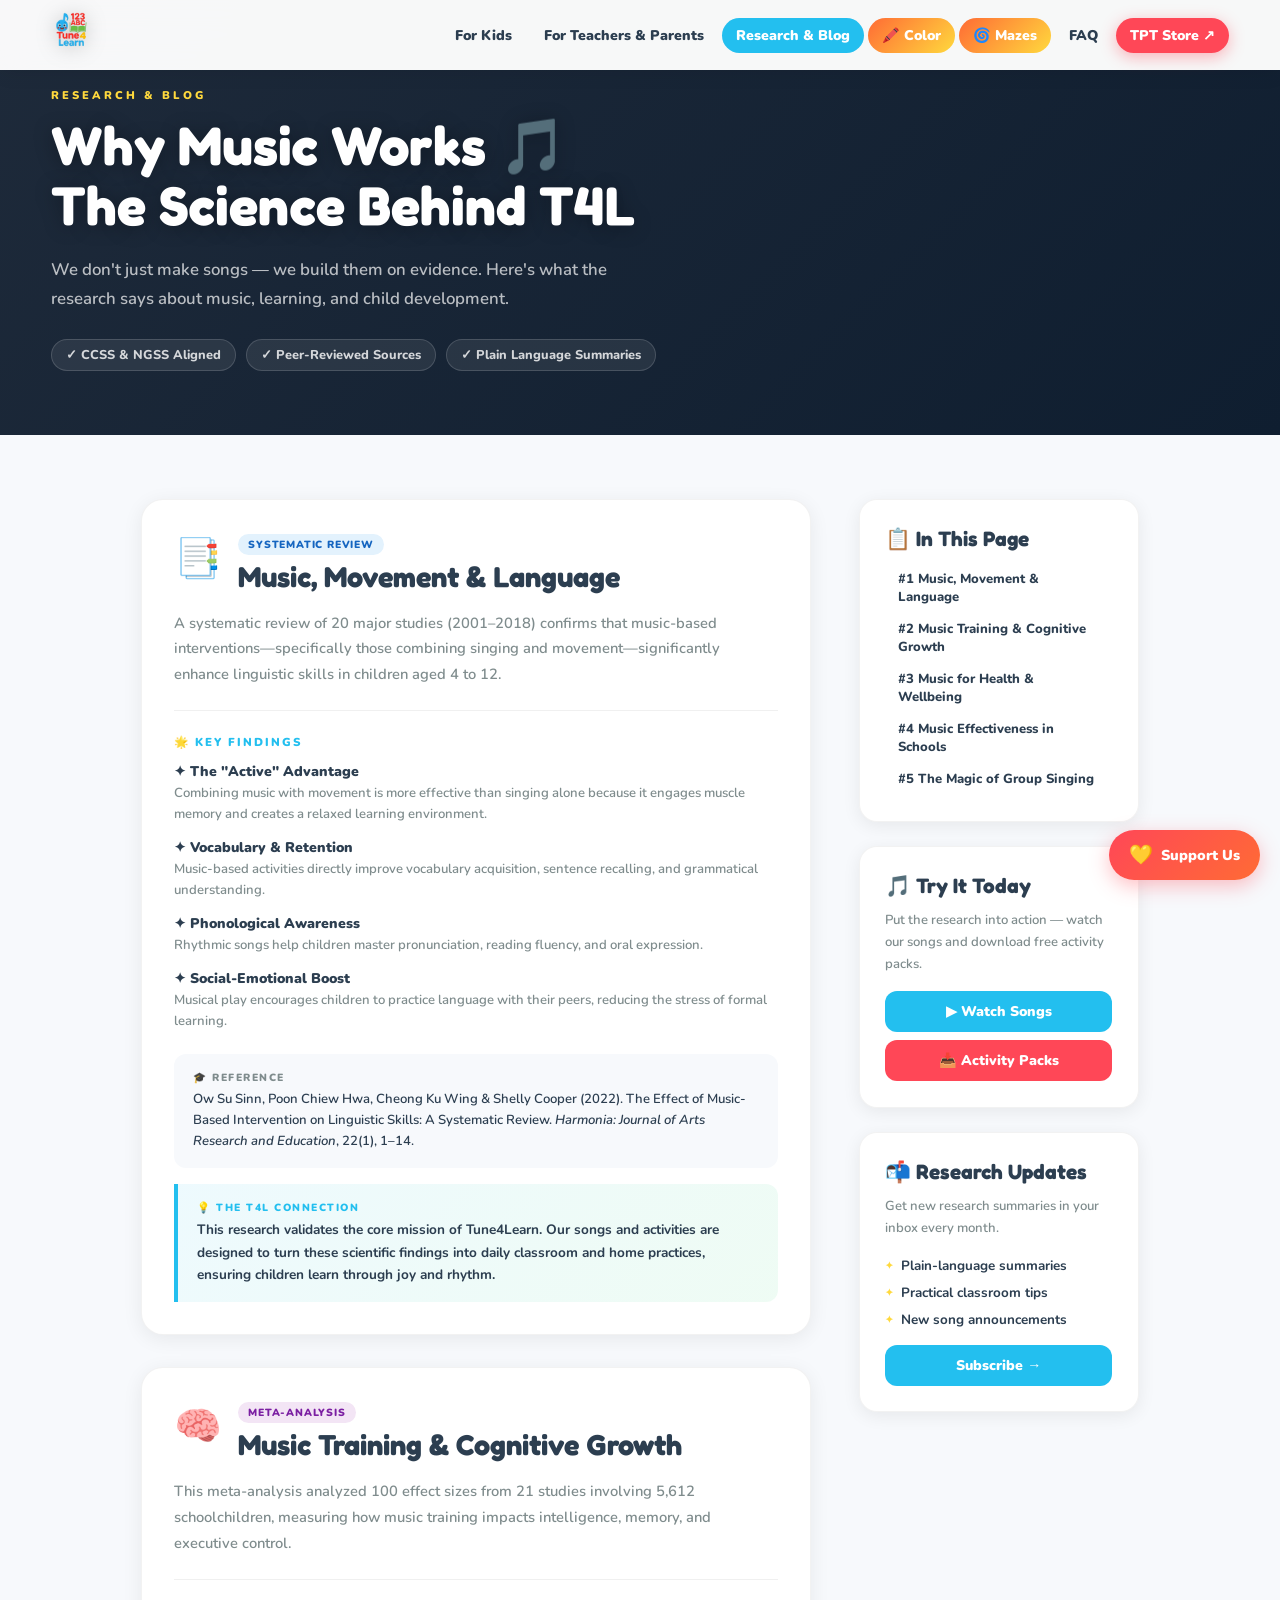
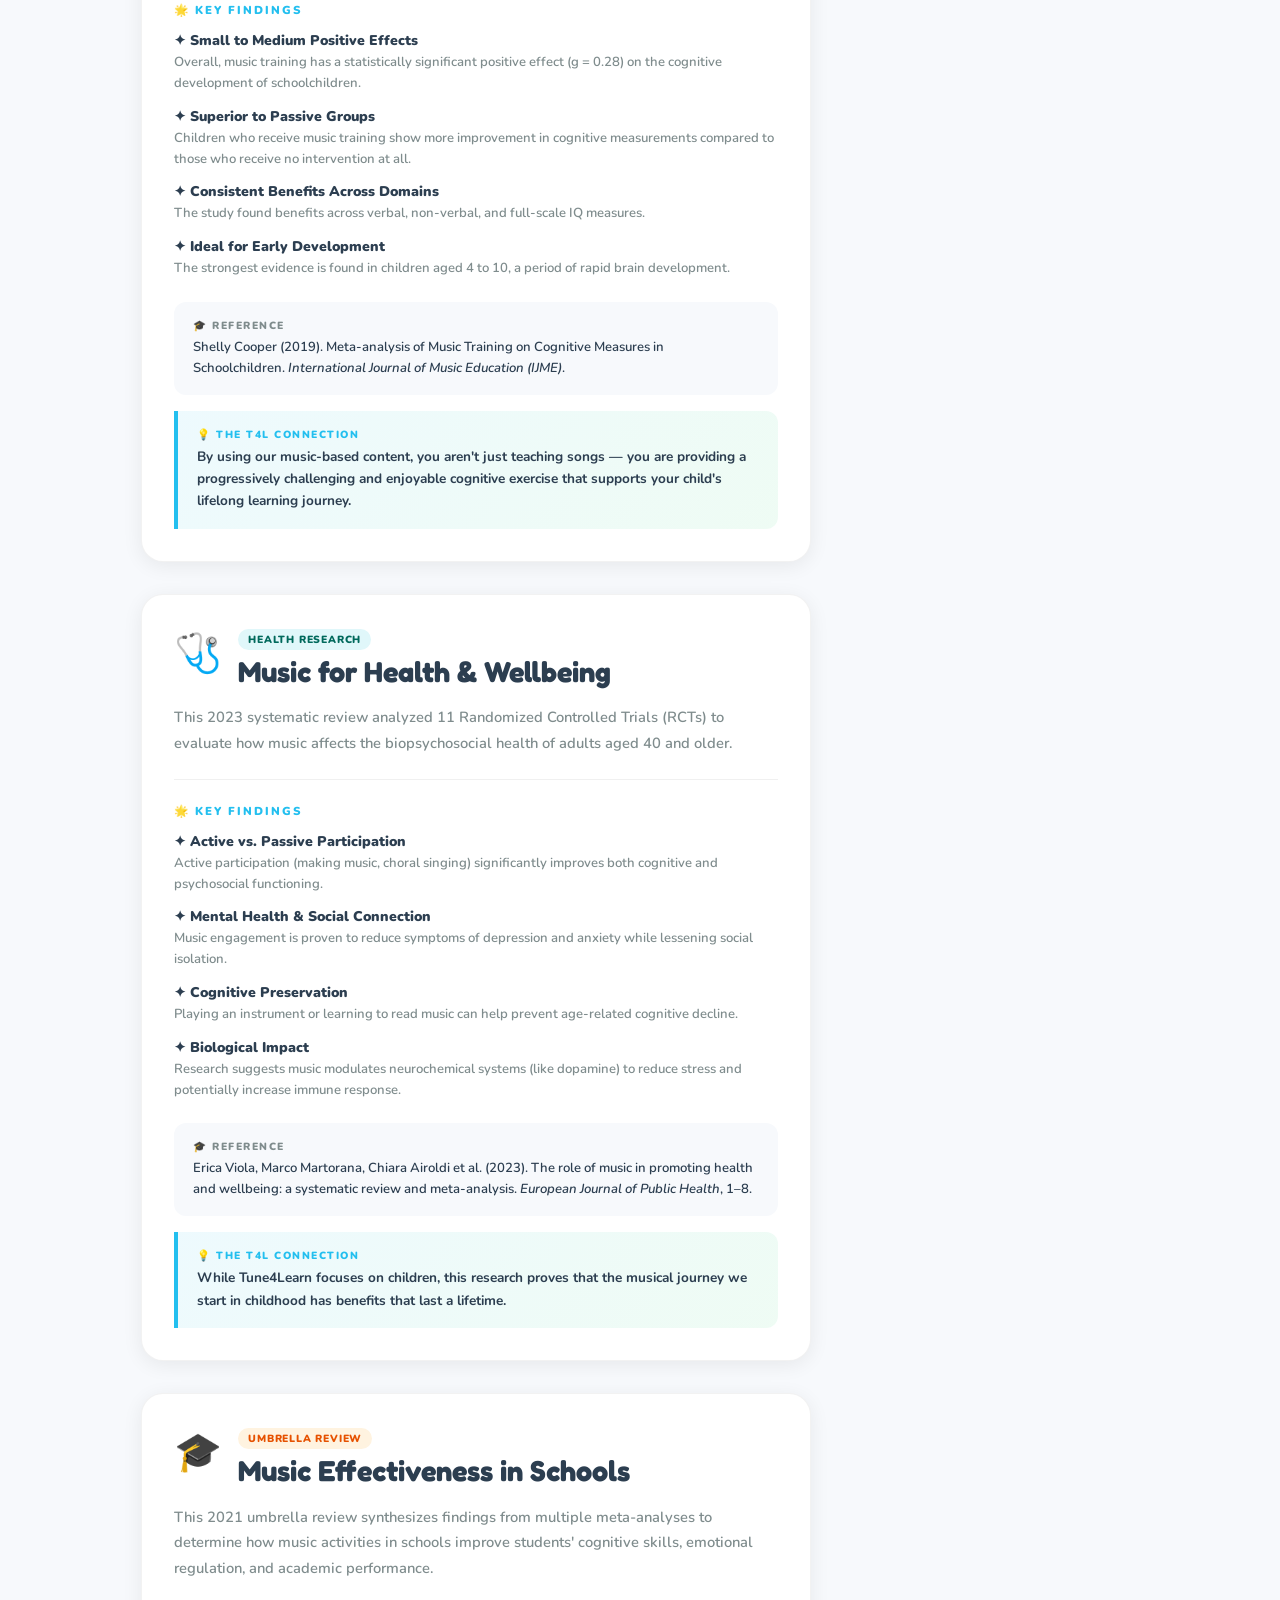
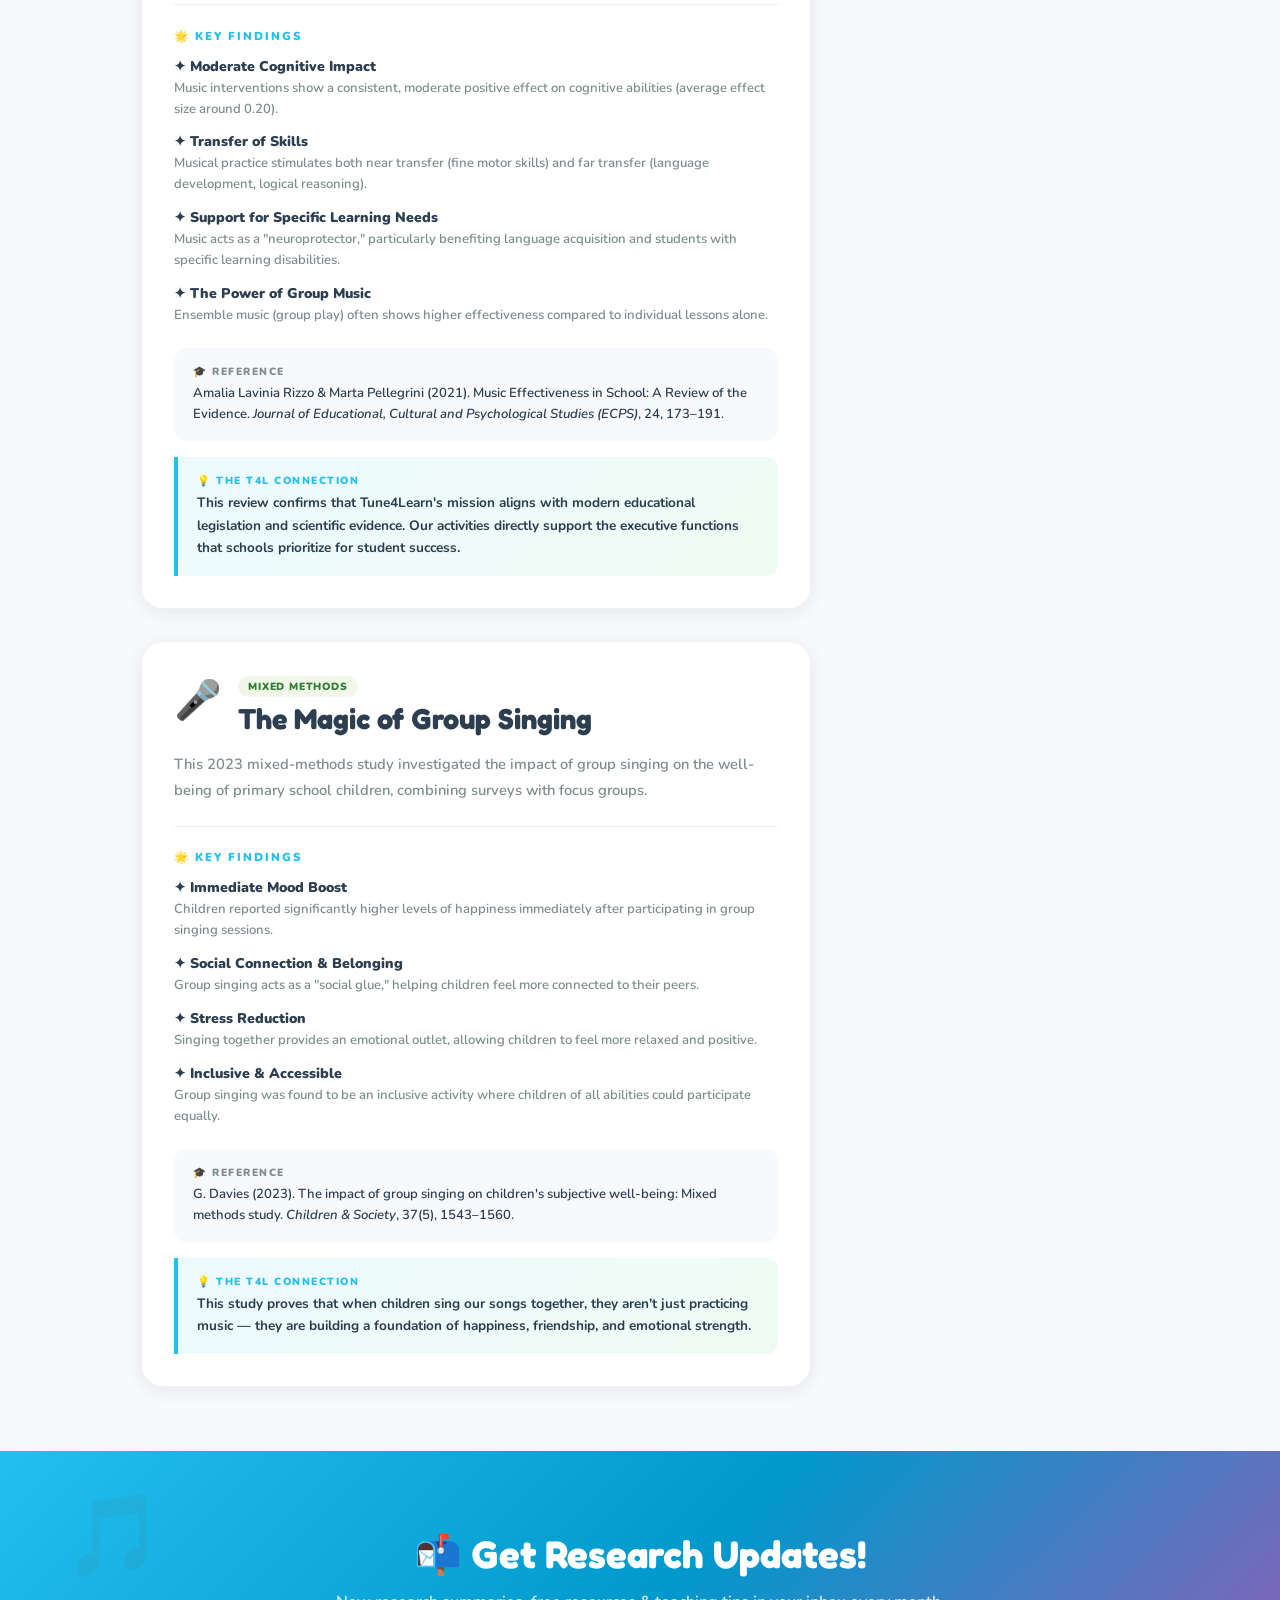
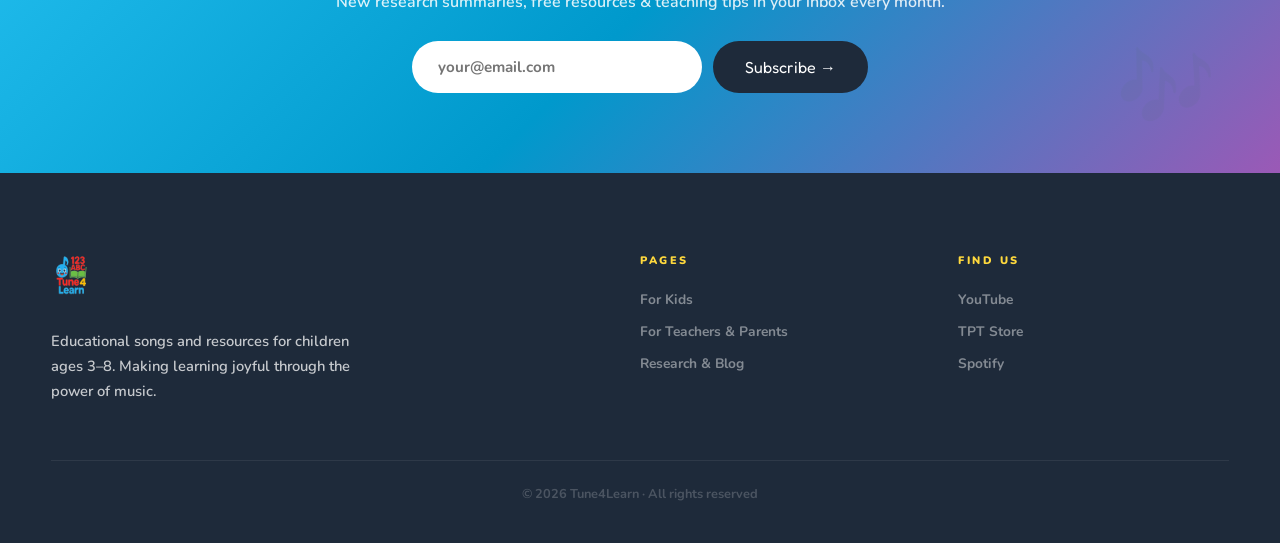
<file: research.html>
<!DOCTYPE html>
<html lang="en">
<head>
<meta charset="UTF-8"/>
<meta name="google-site-verification" content="AOgua7hyE2HhpsE_xLOZ-EpkVnEpRsf8wqdqk8Sj-CQ">
<meta name="viewport" content="width=device-width, initial-scale=1.0"/>
<title>Research & Blog – Tune4Learn</title>
<meta name="description" content="The science behind music-based learning for young children. Explore research summaries, findings and how Tune4Learn applies them in every song.">
<meta name="keywords" content="music learning research, early childhood education, educational songs research, cognitive development, Tune4Learn blog">
<meta name="author" content="Tune4Learn">
<meta name="theme-color" content="#23BFEF">
<link rel="canonical" href="https://tune4learn.com/research.html">
<!-- Open Graph -->
<meta property="og:type" content="article">
<meta property="og:title" content="Research & Blog | Tune4Learn">
<meta property="og:description" content="The science behind music-based learning — research summaries and practical takeaways for parents and teachers.">
<meta property="og:url" content="https://tune4learn.com/research.html">
<meta property="og:site_name" content="Tune4Learn">
<meta property="og:image" content="https://tune4learn.com/assets/og-research.png">
<meta property="og:image:width" content="1200">
<meta property="og:image:height" content="630">
<!-- Twitter Card -->
<meta name="twitter:card" content="summary_large_image">
<meta name="twitter:title" content="Research & Blog | Tune4Learn">
<meta name="twitter:description" content="The science behind music-based early learning.">
<meta name="twitter:image" content="https://tune4learn.com/assets/og-research.png">
<link rel="preconnect" href="https://fonts.googleapis.com">
<link rel="preconnect" href="https://fonts.gstatic.com" crossorigin>
<link href="https://fonts.googleapis.com/css2?family=Fredoka+One&family=Nunito:wght@600;700;800;900&display=swap" rel="stylesheet">
<style>
:root {
  --sky:#23BFEF; --sun:#FFD93D; --red:#FF4757;
  --green:#2ED573; --purple:#9B59B6; --orange:#FF6B35;
  --dark:#1E2A3A; --text:#2C3E50; --muted:#7F8C8D; --offwhite:#F7F9FC;
}
*,*::before,*::after{box-sizing:border-box;margin:0;padding:0;}
html{scroll-behavior:smooth;}
body{font-family:'Nunito',sans-serif;background:var(--offwhite);color:var(--text);overflow-x:hidden;}

.navbar{position:fixed;top:0;left:0;right:0;z-index:999;height:70px;display:flex;align-items:center;padding:0 4vw;gap:2rem;background:rgba(255,255,255,0.97);backdrop-filter:blur(16px);box-shadow:0 2px 20px rgba(0,0,0,0.08);}
.nav-logo img{height:44px;width:auto;filter:drop-shadow(0 2px 10px rgba(0,0,0,0.25));}
.nav-links{display:flex;align-items:center;gap:4px;list-style:none;margin-left:auto;}
.nav-links a{text-decoration:none;color:var(--text);font-weight:900;font-size:0.88rem;padding:8px 14px;border-radius:30px;transition:all 0.2s;}
.nav-links a:hover{background:var(--offwhite);color:var(--sky);}
.nav-links a.active{background:var(--sky);color:white;}
.nav-cta{background:var(--red)!important;color:#fff!important;box-shadow:0 4px 16px rgba(255,71,87,0.4);}

/* HERO */
.page-hero{background:linear-gradient(135deg,#1E2A3A 0%,#0f1e30 100%);padding:5.5rem 4vw 4rem;}
.page-hero .sec-label{font-size:0.7rem;font-weight:900;text-transform:uppercase;letter-spacing:3px;color:var(--sun);margin-bottom:0.8rem;}
.page-hero h1{font-family:'Fredoka One',cursive;font-size:clamp(2.4rem,4.5vw,3.4rem);color:white;margin-bottom:1.2rem;line-height:1.1;text-shadow:0 2px 20px rgba(0,0,0,0.3);}
.page-hero p{font-size:1.05rem;color:rgba(255,255,255,0.7);line-height:1.75;font-weight:600;max-width:600px;}
.hero-tags{display:flex;flex-wrap:wrap;gap:10px;margin-top:1.6rem;}
.hero-tag{background:rgba(255,255,255,0.08);border:1.5px solid rgba(255,255,255,0.15);color:rgba(255,255,255,0.8);font-size:0.8rem;font-weight:800;padding:6px 14px;border-radius:30px;}


/* LAYOUT */
.research-wrap{max-width:1100px;margin:0 auto;padding:4rem 4vw;display:grid;grid-template-columns:1fr 280px;gap:3rem;align-items:start;}

/* ARTICLES */
.articles-list{display:flex;flex-direction:column;gap:2rem;}
.r-article{background:white;border-radius:22px;padding:2rem;box-shadow:0 4px 20px rgba(0,0,0,0.07);border:1.5px solid rgba(0,0,0,0.05);transition:box-shadow 0.25s;}
.r-article:hover{box-shadow:0 10px 36px rgba(0,0,0,0.11);}
.r-header{display:flex;align-items:flex-start;gap:1rem;margin-bottom:1rem;}
.r-emoji{font-size:2.4rem;flex-shrink:0;}
.r-tag{font-size:0.65rem;font-weight:900;padding:3px 10px;border-radius:20px;text-transform:uppercase;letter-spacing:0.8px;display:inline-block;margin-bottom:5px;}
.r-title{font-family:'Fredoka One',cursive;font-size:clamp(1.4rem,2.5vw,1.8rem);color:var(--text);line-height:1.2;}
.r-summary{font-size:0.92rem;color:var(--muted);line-height:1.75;font-weight:600;margin-bottom:1.4rem;padding-bottom:1.4rem;border-bottom:1.5px solid #f0f0f0;}
.r-findings{margin-bottom:1.4rem;}
.r-findings-title{font-size:0.72rem;font-weight:900;text-transform:uppercase;letter-spacing:2px;color:var(--sky);margin-bottom:0.8rem;}
.finding{margin-bottom:0.8rem;}
.finding-title{font-size:0.88rem;font-weight:900;color:var(--text);margin-bottom:2px;}
.finding-text{font-size:0.82rem;color:var(--muted);line-height:1.6;font-weight:600;}
.r-ref{background:var(--offwhite);border-radius:12px;padding:1rem 1.2rem;margin-bottom:1rem;}
.r-ref-label{font-size:0.65rem;font-weight:900;text-transform:uppercase;letter-spacing:1.5px;color:var(--muted);display:block;margin-bottom:4px;}
.r-ref p{font-size:0.82rem;color:var(--text);line-height:1.6;font-weight:600;}
.r-t4l{background:linear-gradient(135deg,rgba(35,191,239,0.08),rgba(46,213,115,0.08));border-left:4px solid var(--sky);border-radius:0 12px 12px 0;padding:1rem 1.2rem;}
.r-t4l-label{font-size:0.65rem;font-weight:900;text-transform:uppercase;letter-spacing:1.5px;color:var(--sky);display:block;margin-bottom:4px;}
.r-t4l p{font-size:0.85rem;color:var(--text);line-height:1.65;font-weight:700;}

/* SIDEBAR */
.r-sidebar{position:sticky;top:90px;display:flex;flex-direction:column;gap:1.5rem;}
.sidebar-box{background:white;border-radius:18px;padding:1.6rem;box-shadow:0 4px 18px rgba(0,0,0,0.07);border:1.5px solid rgba(0,0,0,0.05);}
.sidebar-box h3{font-family:'Fredoka One',cursive;font-size:1.3rem;margin-bottom:0.8rem;color:var(--text);}
.sidebar-box p{font-size:0.82rem;color:var(--muted);line-height:1.65;font-weight:600;margin-bottom:1rem;}
.sidebar-list{list-style:none;display:flex;flex-direction:column;gap:0.5rem;}
.sidebar-list li{display:flex;align-items:center;gap:8px;font-size:0.84rem;font-weight:700;}
.sidebar-list li::before{content:"✦";color:var(--sun);font-size:0.65rem;flex-shrink:0;}
.sidebar-btn{display:block;text-align:center;padding:11px;background:var(--sky);color:white;border-radius:12px;text-decoration:none;font-weight:900;font-size:0.88rem;transition:0.2s;margin-top:0.5rem;}
.sidebar-btn:hover{background:#1aaddf;}
.sidebar-btn.red{background:var(--red);}
.sidebar-btn.red:hover{background:#e03040;}
.toc-link{display:block;padding:7px 10px;border-radius:10px;text-decoration:none;color:var(--text);font-size:0.82rem;font-weight:800;transition:all 0.2s;border-left:3px solid transparent;}
.toc-link:hover{background:var(--offwhite);border-left-color:var(--sky);color:var(--sky);}

/* NL */
.nl-wrap{background:linear-gradient(135deg,var(--sky) 0%,#0099cc 50%,var(--purple) 100%);padding:5rem 4vw;position:relative;overflow:hidden;}
.nl-wrap::before{content:'🎵';position:absolute;top:30px;left:5%;font-size:5rem;opacity:0.1;}
.nl-wrap::after{content:'🎶';position:absolute;bottom:30px;right:5%;font-size:5rem;opacity:0.1;}
.nl-box{max-width:680px;margin:0 auto;text-align:center;position:relative;z-index:1;}
.nl-box h2{font-family:'Fredoka One',cursive;font-size:2.4rem;color:white;margin-bottom:0.8rem;}
.nl-box p{color:rgba(255,255,255,0.85);font-size:1rem;margin-bottom:1.8rem;font-weight:600;}
.nl-form{display:flex;gap:0.7rem;justify-content:center;flex-wrap:wrap;}
.nl-input{padding:1rem 1.6rem;border:none;border-radius:50px;font-family:'Nunito',sans-serif;font-size:0.95rem;font-weight:700;width:290px;max-width:100%;outline:none;}
.nl-submit{padding:1rem 2rem;background:var(--dark);color:white;border:none;border-radius:50px;font-family:'Fredoka One',cursive;font-size:1rem;cursor:pointer;transition:transform 0.2s;}
.nl-submit:hover{transform:scale(1.05);}

.aos{opacity:0;transform:translateY(24px);transition:opacity 0.6s ease,transform 0.6s ease;}
.aos.in{opacity:1;transform:translateY(0);}

footer{background:var(--dark);padding:5rem 4vw 2.5rem;}
.footer-inner{max-width:1280px;margin:0 auto;}
.footer-grid{display:grid;grid-template-columns:2fr 1fr 1fr;gap:3rem;margin-bottom:3.5rem;}
.footer-logo{height:50px;margin-bottom:1.2rem;}
.footer-brand,.footer-brand p{color:rgba(255,255,255,0.75);font-size:0.92rem;line-height:1.7;font-weight:600;max-width:34ch;}
.footer-col h5{font-size:0.68rem;font-weight:900;text-transform:uppercase;letter-spacing:2.5px;color:var(--sun);margin-bottom:1.2rem;}
.footer-col ul{list-style:none;display:flex;flex-direction:column;gap:0.65rem;}
.footer-col a{color:rgba(255,255,255,0.45);text-decoration:none;font-size:0.86rem;font-weight:700;transition:color 0.2s;}
.footer-col a:hover{color:white;}
.footer-bottom{border-top:1px solid rgba(255,255,255,0.07);padding-top:1.5rem;text-align:center;color:rgba(255,255,255,0.2);font-size:0.8rem;font-weight:700;}

@media(max-width:860px){.research-wrap{grid-template-columns:1fr;}.r-sidebar{position:static;}.footer-grid{grid-template-columns:1fr 1fr;}}
@media(max-width:860px){.nav-links{display:none;}}
@media(max-width:580px){.navbar.scrolled .nav-links{display:none;}.footer-grid{grid-template-columns:1fr;}}
.nav-link-color{text-decoration:none;color:var(--text);font-weight:900;font-size:0.88rem;padding:8px 14px;border-radius:30px;background:linear-gradient(135deg,#FF6B35,#FFD93D);color:white!important;transition:all 0.2s;}
.nav-link-color:hover{transform:translateY(-2px);box-shadow:0 4px 12px rgba(255,107,53,0.4);}

/* === DIGER SAYFALARLA UYUM: hamburger + mobile menu + scrolled state === */
.navbar.scrolled{background:rgba(255,255,255,0.96);backdrop-filter:blur(16px);box-shadow:0 2px 20px rgba(0,0,0,0.08);}
.hamburger{display:none;width:40px;height:40px;background:transparent;border:none;cursor:pointer;flex-direction:column;justify-content:center;gap:5px;padding:0;margin-left:auto;}
.hamburger span{display:block;width:24px;height:3px;background:var(--text);border-radius:2px;transition:all 0.3s;}
.mobile-menu{display:none;position:fixed;top:70px;left:0;right:0;background:rgba(255,255,255,0.98);backdrop-filter:blur(16px);border-bottom:2px solid #eee;z-index:998;padding:1rem 5%;flex-direction:column;gap:4px;box-shadow:0 8px 24px rgba(0,0,0,0.1);}
.mobile-menu.open{display:flex;}
.mobile-menu a{padding:12px 16px;text-decoration:none;color:var(--text);font-weight:800;font-size:0.95rem;border-radius:10px;transition:all 0.2s;}
.mobile-menu a:hover{background:var(--offwhite);color:var(--sky);}
.mobile-menu a.active{background:var(--sky);color:white;}
.mobile-menu .mob-tpt{background:var(--red)!important;color:white!important;text-align:center;margin-top:6px;}
.page-top{padding-top:70px;}
@media(max-width:1100px){.nav-links{display:none;}.hamburger{display:flex;}}

</style>
<style>
  @font-face {font-display:block;font-family:Roboto;src:url(https://assets.brevo.com/font/Roboto/Latin/normal/normal/7529907e9eaf8ebb5220c5f9850e3811.woff2) format("woff2")}
  @font-face {font-display:fallback;font-family:Roboto;font-weight:700;src:url(https://assets.brevo.com/font/Roboto/Latin/bold/normal/3ef7cf158f310cf752d5ad08cd0e7e60.woff2) format("woff2")}
  #sib-container input::placeholder {text-align:left;font-family:Helvetica,sans-serif;color:#c0ccda;}
  #sib-container a {text-decoration:underline;color:#2BB2FC;}
</style>
<link rel="stylesheet" href="https://sibforms.com/forms/end-form/build/sib-styles.css">
<style>
/* ── Accessibility: Reduced motion ── */
@media (prefers-reduced-motion: reduce) {
  *, *::before, *::after {
    animation-duration: 0.001ms !important;
    animation-iteration-count: 1 !important;
    transition-duration: 0.001ms !important;
    scroll-behavior: auto !important;
  }
}
</style>
<script type="application/ld+json">
{
  "@context": "https://schema.org",
  "@graph": [
    {
      "@type": "EducationalOrganization",
      "@id": "https://tune4learn.com/#org",
      "name": "Tune4Learn",
      "url": "https://tune4learn.com",
      "logo": "https://tune4learn.com/assets/t4l-logo.png",
      "description": "Educational music platform for children ages 3–8. Songs, coloring books and games that support global awareness and early childhood education.",
      "sameAs": [
        "https://www.youtube.com/@Tune4Learn",
        "https://music.youtube.com/channel/UC-Tune4Learn",
        "https://open.spotify.com/intl-tr/artist/0RtYX9g5U4x5OBQBbZ7gUh",
        "https://music.apple.com/us/artist/tune4learn/1781419056",
        "https://www.instagram.com/Tune4Learn",
        "https://www.tiktok.com/@tune4learn",
        "https://www.teacherspayteachers.com/store/tune4learn"
      ]
    },
    {
      "@type": "CollectionPage",
      "url": "https://tune4learn.com/research.html",
      "name": "Research — Tune4Learn",
      "description": "Research publications and academic articles on music education, early childhood learning, and educational technology by Tune4Learn team.",
      "isPartOf": {
        "@id": "https://tune4learn.com/#website"
      },
      "publisher": {
        "@id": "https://tune4learn.com/#org"
      }
    }
  ]
}
</script>
<!-- Google Analytics -->
<script async src="https://www.googletagmanager.com/gtag/js?id=G-SSPW3HB9F8"></script>
<script>
  window.dataLayer = window.dataLayer || [];
  function gtag(){dataLayer.push(arguments);}
  gtag('js', new Date());
  gtag('config', 'G-SSPW3HB9F8');
  // ── GA4 event helpers ──
  window.t4lTrack = function(name, params){
    try { gtag('event', name, params || {}); } catch(e) {}
  };
  // Auto-track outbound nav links (header/footer) once DOM is ready
  document.addEventListener('DOMContentLoaded', function(){
    document.querySelectorAll('a[href]').forEach(function(a){
      const href = a.getAttribute('href') || '';
      // Track internal nav (.html links). YouTube/outbound is handled per-page.
      if (href.endsWith('.html')) {
        a.addEventListener('click', function(){
          window.t4lTrack('nav_click', {
            link_url: href,
            link_text: (a.textContent || '').trim().substring(0, 80),
            page: location.pathname
          });
        }, { passive: true });
      }
    });
  });
</script>
<!-- Schema.org / JSON-LD for SEO rich results -->
<script type="application/ld+json">
{
  "@context": "https://schema.org",
  "@type": "Article",
  "headline": "Research & Blog — Why Music Helps Children Learn",
  "url": "https://tune4learn.com/research.html",
  "description": "Research-backed insights on how music supports early childhood learning, social-emotional development, language acquisition, and cognitive growth.",
  "author": {"@type": "Organization", "name": "Tune4Learn"},
  "publisher": {
    "@type": "Organization",
    "name": "Tune4Learn",
    "url": "https://tune4learn.com",
    "logo": {"@type": "ImageObject", "url": "https://tune4learn.com/assets/t4l-logo-small.webp"}
  },
  "mainEntityOfPage": "https://tune4learn.com/research.html",
  "about": [
    {"@type": "Thing", "name": "Music education research"},
    {"@type": "Thing", "name": "Early childhood development"},
    {"@type": "Thing", "name": "Social-emotional learning"}
  ],
  "audience": [
    {"@type": "EducationalAudience", "educationalRole": "teacher"},
    {"@type": "Audience", "audienceType": "Parent"}
  ]
}
</script>
<script type="application/ld+json">
{
  "@context": "https://schema.org",
  "@type": "BreadcrumbList",
  "itemListElement": [
    {
      "@type": "ListItem",
      "position": 1,
      "name": "Home",
      "item": "https://tune4learn.com/"
    },
    {
      "@type": "ListItem",
      "position": 2,
      "name": "Research & Blog",
      "item": "https://tune4learn.com/research.html"
    }
  ]
}
</script>
</head>
<body>
<a href="#main" class="skip-link">Skip to content</a>

<nav class="navbar" id="navbar">
  <a href="index.html" class="nav-logo"><picture><source srcset="assets/t4l-logo.webp" type="image/webp"><img src="assets/t4l-logo.png" alt="Tune4Learn" width="44" height="44" decoding="async"></picture></a>
  <ul class="nav-links">
    <li><a href="videos.html">For Kids</a></li>
    <li><a href="teachers.html">For Teachers &amp; Parents</a></li>
    <li><a href="research.html" class="active">Research &amp; Blog</a></li>
    <li><a href="coloring.html" class="nav-link-color">🖍️ Color</a></li>
    <li><a href="mazes.html" class="nav-link-color">🌀 Mazes</a></li>
    <li><a href="faq.html">FAQ</a>
    <a href="https://www.teacherspayteachers.com/store/tune4learn" target="_blank" class="nav-cta" rel="noopener noreferrer">TPT Store ↗</a></li>
  </ul>
  <button class="hamburger" id="hamburger" onclick="toggleMenu()">
    <span></span><span></span><span></span>
  </button>
</nav>
<div class="mobile-menu" id="mobileMenu">
    <a href="index.html">🏠 Home</a>
    <a href="videos.html">🎬 For Kids</a>
    <a href="teachers.html">📚 For Teachers & Parents</a>
    <a href="research.html" class="active">🔬 Research & Blog</a>
    <a href="coloring.html">🖍️ Color Online</a>
    <a href="mazes.html">🌀 Mazes</a>
    <a href="faq.html">❓ FAQ</a>
    <a href="https://www.teacherspayteachers.com/store/tune4learn" target="_blank" class="mob-tpt" rel="noopener noreferrer">TPT Store ↗</a>
  </div>

<!-- HERO -->
<div class="page-hero">
  <div style="max-width:1280px;margin:0 auto;">
    <div class="sec-label">Research &amp; Blog</div>
    <h1>Why Music Works 🎵<br>The Science Behind T4L</h1>
    <p>We don't just make songs — we build them on evidence. Here's what the research says about music, learning, and child development.</p>
    <div class="hero-tags">
      <span class="hero-tag">✓ CCSS &amp; NGSS Aligned</span>
      <span class="hero-tag">✓ Peer-Reviewed Sources</span>
      <span class="hero-tag">✓ Plain Language Summaries</span>
    </div>
  </div>
</div>

<!-- MAIN CONTENT -->
<div class="research-wrap">

  <!-- ARTICLES -->
  <div class="articles-list">
        <article class="r-article aos" id="article-0">
            <div class="r-header">
                <span class="r-emoji">📑</span>
                <div>
                    <span class="r-tag" style="background:#e3f2fd;color:#1565c0;">Systematic Review</span>
                    <h2 class="r-title">Music, Movement & Language</h2>
                </div>
            </div>
            <p class="r-summary">A systematic review of 20 major studies (2001–2018) confirms that music-based interventions—specifically those combining singing and movement—significantly enhance linguistic skills in children aged 4 to 12.</p>
            <div class="r-findings">
                <div class="r-findings-title">🌟 Key Findings</div>
                    <div class="finding">
                        <div class="finding-title">✦ The "Active" Advantage</div>
                        <div class="finding-text">Combining music with movement is more effective than singing alone because it engages muscle memory and creates a relaxed learning environment.</div>
                    </div>
                    <div class="finding">
                        <div class="finding-title">✦ Vocabulary & Retention</div>
                        <div class="finding-text">Music-based activities directly improve vocabulary acquisition, sentence recalling, and grammatical understanding.</div>
                    </div>
                    <div class="finding">
                        <div class="finding-title">✦ Phonological Awareness</div>
                        <div class="finding-text">Rhythmic songs help children master pronunciation, reading fluency, and oral expression.</div>
                    </div>
                    <div class="finding">
                        <div class="finding-title">✦ Social-Emotional Boost</div>
                        <div class="finding-text">Musical play encourages children to practice language with their peers, reducing the stress of formal learning.</div>
                    </div>
            </div>
            <div class="r-ref">
                <span class="r-ref-label">🎓 Reference</span>
                <p>Ow Su Sinn, Poon Chiew Hwa, Cheong Ku Wing & Shelly Cooper (2022). The Effect of Music-Based Intervention on Linguistic Skills: A Systematic Review. <em>Harmonia: Journal of Arts Research and Education</em>, 22(1), 1–14.</p>
            </div>
            <div class="r-t4l">
                <span class="r-t4l-label">💡 The T4L Connection</span>
                <p>This research validates the core mission of Tune4Learn. Our songs and activities are designed to turn these scientific findings into daily classroom and home practices, ensuring children learn through joy and rhythm.</p>
            </div>
        </article>
        <article class="r-article aos" id="article-1">
            <div class="r-header">
                <span class="r-emoji">🧠</span>
                <div>
                    <span class="r-tag" style="background:#f3e5f5;color:#7b1fa2;">Meta-Analysis</span>
                    <h2 class="r-title">Music Training & Cognitive Growth</h2>
                </div>
            </div>
            <p class="r-summary">This meta-analysis analyzed 100 effect sizes from 21 studies involving 5,612 schoolchildren, measuring how music training impacts intelligence, memory, and executive control.</p>
            <div class="r-findings">
                <div class="r-findings-title">🌟 Key Findings</div>
                    <div class="finding">
                        <div class="finding-title">✦ Small to Medium Positive Effects</div>
                        <div class="finding-text">Overall, music training has a statistically significant positive effect (g = 0.28) on the cognitive development of schoolchildren.</div>
                    </div>
                    <div class="finding">
                        <div class="finding-title">✦ Superior to Passive Groups</div>
                        <div class="finding-text">Children who receive music training show more improvement in cognitive measurements compared to those who receive no intervention at all.</div>
                    </div>
                    <div class="finding">
                        <div class="finding-title">✦ Consistent Benefits Across Domains</div>
                        <div class="finding-text">The study found benefits across verbal, non-verbal, and full-scale IQ measures.</div>
                    </div>
                    <div class="finding">
                        <div class="finding-title">✦ Ideal for Early Development</div>
                        <div class="finding-text">The strongest evidence is found in children aged 4 to 10, a period of rapid brain development.</div>
                    </div>
            </div>
            <div class="r-ref">
                <span class="r-ref-label">🎓 Reference</span>
                <p>Shelly Cooper (2019). Meta-analysis of Music Training on Cognitive Measures in Schoolchildren. <em>International Journal of Music Education (IJME)</em>.</p>
            </div>
            <div class="r-t4l">
                <span class="r-t4l-label">💡 The T4L Connection</span>
                <p>By using our music-based content, you aren't just teaching songs — you are providing a progressively challenging and enjoyable cognitive exercise that supports your child's lifelong learning journey.</p>
            </div>
        </article>
        <article class="r-article aos" id="article-2">
            <div class="r-header">
                <span class="r-emoji">🩺</span>
                <div>
                    <span class="r-tag" style="background:#e0f7fa;color:#00695c;">Health Research</span>
                    <h2 class="r-title">Music for Health & Wellbeing</h2>
                </div>
            </div>
            <p class="r-summary">This 2023 systematic review analyzed 11 Randomized Controlled Trials (RCTs) to evaluate how music affects the biopsychosocial health of adults aged 40 and older.</p>
            <div class="r-findings">
                <div class="r-findings-title">🌟 Key Findings</div>
                    <div class="finding">
                        <div class="finding-title">✦ Active vs. Passive Participation</div>
                        <div class="finding-text">Active participation (making music, choral singing) significantly improves both cognitive and psychosocial functioning.</div>
                    </div>
                    <div class="finding">
                        <div class="finding-title">✦ Mental Health & Social Connection</div>
                        <div class="finding-text">Music engagement is proven to reduce symptoms of depression and anxiety while lessening social isolation.</div>
                    </div>
                    <div class="finding">
                        <div class="finding-title">✦ Cognitive Preservation</div>
                        <div class="finding-text">Playing an instrument or learning to read music can help prevent age-related cognitive decline.</div>
                    </div>
                    <div class="finding">
                        <div class="finding-title">✦ Biological Impact</div>
                        <div class="finding-text">Research suggests music modulates neurochemical systems (like dopamine) to reduce stress and potentially increase immune response.</div>
                    </div>
            </div>
            <div class="r-ref">
                <span class="r-ref-label">🎓 Reference</span>
                <p>Erica Viola, Marco Martorana, Chiara Airoldi et al. (2023). The role of music in promoting health and wellbeing: a systematic review and meta-analysis. <em>European Journal of Public Health</em>, 1–8.</p>
            </div>
            <div class="r-t4l">
                <span class="r-t4l-label">💡 The T4L Connection</span>
                <p>While Tune4Learn focuses on children, this research proves that the musical journey we start in childhood has benefits that last a lifetime.</p>
            </div>
        </article>
        <article class="r-article aos" id="article-3">
            <div class="r-header">
                <span class="r-emoji">🎓</span>
                <div>
                    <span class="r-tag" style="background:#fff3e0;color:#e65100;">Umbrella Review</span>
                    <h2 class="r-title">Music Effectiveness in Schools</h2>
                </div>
            </div>
            <p class="r-summary">This 2021 umbrella review synthesizes findings from multiple meta-analyses to determine how music activities in schools improve students' cognitive skills, emotional regulation, and academic performance.</p>
            <div class="r-findings">
                <div class="r-findings-title">🌟 Key Findings</div>
                    <div class="finding">
                        <div class="finding-title">✦ Moderate Cognitive Impact</div>
                        <div class="finding-text">Music interventions show a consistent, moderate positive effect on cognitive abilities (average effect size around 0.20).</div>
                    </div>
                    <div class="finding">
                        <div class="finding-title">✦ Transfer of Skills</div>
                        <div class="finding-text">Musical practice stimulates both near transfer (fine motor skills) and far transfer (language development, logical reasoning).</div>
                    </div>
                    <div class="finding">
                        <div class="finding-title">✦ Support for Specific Learning Needs</div>
                        <div class="finding-text">Music acts as a "neuroprotector," particularly benefiting language acquisition and students with specific learning disabilities.</div>
                    </div>
                    <div class="finding">
                        <div class="finding-title">✦ The Power of Group Music</div>
                        <div class="finding-text">Ensemble music (group play) often shows higher effectiveness compared to individual lessons alone.</div>
                    </div>
            </div>
            <div class="r-ref">
                <span class="r-ref-label">🎓 Reference</span>
                <p>Amalia Lavinia Rizzo & Marta Pellegrini (2021). Music Effectiveness in School: A Review of the Evidence. <em>Journal of Educational, Cultural and Psychological Studies (ECPS)</em>, 24, 173–191.</p>
            </div>
            <div class="r-t4l">
                <span class="r-t4l-label">💡 The T4L Connection</span>
                <p>This review confirms that Tune4Learn's mission aligns with modern educational legislation and scientific evidence. Our activities directly support the executive functions that schools prioritize for student success.</p>
            </div>
        </article>
        <article class="r-article aos" id="article-4">
            <div class="r-header">
                <span class="r-emoji">🎤</span>
                <div>
                    <span class="r-tag" style="background:#f1f8e9;color:#2e7d32;">Mixed Methods</span>
                    <h2 class="r-title">The Magic of Group Singing</h2>
                </div>
            </div>
            <p class="r-summary">This 2023 mixed-methods study investigated the impact of group singing on the well-being of primary school children, combining surveys with focus groups.</p>
            <div class="r-findings">
                <div class="r-findings-title">🌟 Key Findings</div>
                    <div class="finding">
                        <div class="finding-title">✦ Immediate Mood Boost</div>
                        <div class="finding-text">Children reported significantly higher levels of happiness immediately after participating in group singing sessions.</div>
                    </div>
                    <div class="finding">
                        <div class="finding-title">✦ Social Connection & Belonging</div>
                        <div class="finding-text">Group singing acts as a "social glue," helping children feel more connected to their peers.</div>
                    </div>
                    <div class="finding">
                        <div class="finding-title">✦ Stress Reduction</div>
                        <div class="finding-text">Singing together provides an emotional outlet, allowing children to feel more relaxed and positive.</div>
                    </div>
                    <div class="finding">
                        <div class="finding-title">✦ Inclusive & Accessible</div>
                        <div class="finding-text">Group singing was found to be an inclusive activity where children of all abilities could participate equally.</div>
                    </div>
            </div>
            <div class="r-ref">
                <span class="r-ref-label">🎓 Reference</span>
                <p>G. Davies (2023). The impact of group singing on children's subjective well-being: Mixed methods study. <em>Children & Society</em>, 37(5), 1543–1560.</p>
            </div>
            <div class="r-t4l">
                <span class="r-t4l-label">💡 The T4L Connection</span>
                <p>This study proves that when children sing our songs together, they aren't just practicing music — they are building a foundation of happiness, friendship, and emotional strength.</p>
            </div>
        </article>
  </div>

  <!-- SIDEBAR -->
  <aside class="r-sidebar">

    <div class="sidebar-box">
      <h3>📋 In This Page</h3>
      <nav>
        <a class="toc-link" href="#article-0">#1 Music, Movement & Language</a><a class="toc-link" href="#article-1">#2 Music Training & Cognitive Growth</a><a class="toc-link" href="#article-2">#3 Music for Health & Wellbeing</a><a class="toc-link" href="#article-3">#4 Music Effectiveness in Schools</a><a class="toc-link" href="#article-4">#5 The Magic of Group Singing</a>
      </nav>
    </div>

    <div class="sidebar-box">
      <h3>🎵 Try It Today</h3>
      <p>Put the research into action — watch our songs and download free activity packs.</p>
      <a href="videos.html" class="sidebar-btn">▶ Watch Songs</a>
      <a href="teachers.html" class="sidebar-btn red" style="margin-top:8px;">📥 Activity Packs</a>
    </div>

    <div class="sidebar-box">
      <h3>📬 Research Updates</h3>
      <p>Get new research summaries in your inbox every month.</p>
      <ul class="sidebar-list">
        <li>Plain-language summaries</li>
        <li>Practical classroom tips</li>
        <li>New song announcements</li>
      </ul>
      <a href="#newsletter" class="sidebar-btn" style="margin-top:1rem;">Subscribe →</a>
    </div>

  </aside>
</div>

<!-- NEWSLETTER -->
<div class="nl-wrap" id="newsletter">
  <div class="nl-box">
    <h2>📬 Get Research Updates!</h2>
    <p>New research summaries, free resources &amp; teaching tips in your inbox every month.</p>
    <div class="nl-form">
      <form id="sib-form" method="POST" action="https://833a3c92.sibforms.com/serve/[base64]" style="display:flex;gap:0.7rem;justify-content:center;flex-wrap:wrap;">
      <input class="nl-input" type="email" id="EMAIL" name="EMAIL" autocomplete="off" placeholder="your@email.com" required />
      <input type="text" name="email_address_check" value="" style="display:none;">
      <input type="hidden" name="locale" value="en">
      <input type="hidden" name="html_type" value="simple">
      <button type="submit" class="nl-submit">Subscribe →</button>
    </form>
    </div>
  </div>
</div>

<footer>
  <div class="footer-inner">
    <div class="footer-grid">
      <div>
        <picture><source srcset="assets/t4l-logo.webp" type="image/webp"><img src="assets/t4l-logo.png" alt="Tune4Learn" class="footer-logo" width="44" height="44" decoding="async" loading="lazy"></picture>
        <p class="footer-brand">Educational songs and resources for children ages 3–8. Making learning joyful through the power of music.</p>
      </div>
      <div class="footer-col">
        <h5>Pages</h5>
        <ul>
          <li><a href="videos.html">For Kids</a></li>
          <li><a href="teachers.html">For Teachers &amp; Parents</a></li>
          <li><a href="research.html">Research &amp; Blog</a></li>
        </ul>
      </div>
      <div class="footer-col">
        <h5>Find Us</h5>
        <ul>
          <li><a href="https://www.youtube.com/@Tune4Learn" target="_blank" rel="noopener noreferrer">YouTube</a></li>
          <li><a href="https://www.teacherspayteachers.com/store/tune4learn" target="_blank" rel="noopener noreferrer">TPT Store</a></li>
          <li><a href="https://open.spotify.com" target="_blank" rel="noopener noreferrer">Spotify</a></li>
        </ul>
      </div>
    </div>
    <div class="footer-bottom">© 2026 Tune4Learn · All rights reserved</div>
  </div>
</footer>

<script>
  const nav = document.getElementById('navbar');
  window.addEventListener('scroll', () => nav.classList.toggle('scrolled', window.scrollY > 60));
  const obs = new IntersectionObserver(e => e.forEach(x => { if(x.isIntersecting) x.target.classList.add('in'); }), {threshold:0.08});
  document.querySelectorAll('.aos').forEach(el => obs.observe(el));

function toggleMenu() {
  var menu = document.getElementById('mobileMenu');
  if (menu) menu.classList.toggle('open');
}
document.addEventListener('DOMContentLoaded', function() {
  document.addEventListener('click', function(e) {
    var menu = document.getElementById('mobileMenu');
    var btn = document.getElementById('hamburger');
    if (menu && btn && !menu.contains(e.target) && !btn.contains(e.target)) {
      menu.classList.remove('open');
    }
  });
});

</script>
<!-- ============================================ -->
<!-- SUPPORT US WIDGET — Floating button + modal  -->
<!-- Bu bloğu tüm sayfalarda <script>
/* ── GA4 Event Tracking ── Delegated listener */
(function(){
  if(!window.gtag) return;
  document.addEventListener('click', function(e){
    const a = e.target.closest('a,button,[data-track]');
    if(!a) return;
    const href = (a.getAttribute('href')||'').toLowerCase();
    const txt = (a.textContent||'').trim().substring(0,60);
    const track = a.getAttribute('data-track');
    // YouTube video clicks
    if(href.includes('youtube.com/watch') || href.includes('youtu.be/')){
      const m = href.match(/(?:v=|youtu\.be\/)([\w-]{11})/);
      gtag('event','video_click',{video_id:m?m[1]:'',video_title:txt,page:location.pathname});
    }
    // PDF downloads
    else if(href.endsWith('.pdf') || a.hasAttribute('download')){
      gtag('event','file_download',{file_name:href.split('/').pop(),file_type:'pdf',page:location.pathname});
    }
    // External links (outbound)
    else if(href.startsWith('http') && !href.includes(location.hostname) && !href.startsWith('mailto:')){
      gtag('event','click_outbound',{link_url:href,link_text:txt});
    }
    // Custom-tracked actions (data-track="maze_open" etc.)
    if(track){
      gtag('event',track,{label:txt,page:location.pathname});
    }
  }, {passive:true});
})();
</script>
</body> etiketinden  -->
<!-- HEMEN ÖNCE yapıştırın. İş yapacak 3 parça:   -->
<!-- 1) CSS (stil) 2) HTML (buton+modal) 3) JS    -->
<!-- ============================================ -->
<style>
/* Floating buton (her sayfada sağ alt) */
.support-fab {
  position: fixed; right: 20px; bottom: 20px; z-index: 997;
  display: inline-flex; align-items: center; gap: 8px;
  background: linear-gradient(135deg, #FF4757 0%, #FF6B35 100%);
  color: white; font-family: 'Nunito', sans-serif; font-weight: 900;
  font-size: 0.9rem; padding: 12px 20px; border-radius: 30px;
  border: none; cursor: pointer; text-decoration: none;
  box-shadow: 0 6px 20px rgba(255,71,87,0.35);
  transition: transform 0.2s, box-shadow 0.2s;
  animation: supportPulse 2.5s ease-in-out infinite;
}
.support-fab:hover {
  transform: translateY(-3px) scale(1.04);
  box-shadow: 0 10px 28px rgba(255,71,87,0.5);
  animation: none;
}
.support-fab-icon { font-size: 1.2rem; }
@keyframes supportPulse {
  0%, 100% { box-shadow: 0 6px 20px rgba(255,71,87,0.35); }
  50% { box-shadow: 0 6px 28px rgba(255,71,87,0.6); }
}

/* Modal overlay */
.support-modal {
  display: none; position: fixed; inset: 0; z-index: 9998;
  background: rgba(0,0,0,0.6); backdrop-filter: blur(4px);
  align-items: center; justify-content: center; padding: 20px;
  animation: supportFadeIn 0.25s ease-out;
}
.support-modal.open { display: flex; }
@keyframes supportFadeIn {
  from { opacity: 0; }
  to { opacity: 1; }
}

/* Modal içeriği */
.support-box {
  background: white; border-radius: 24px; max-width: 440px; width: 100%;
  padding: 2rem 1.8rem; position: relative; max-height: 90vh; overflow-y: auto;
  animation: supportSlideUp 0.3s ease-out;
  font-family: 'Nunito', sans-serif;
}
@keyframes supportSlideUp {
  from { opacity: 0; transform: translateY(30px); }
  to { opacity: 1; transform: translateY(0); }
}
.support-close {
  position: absolute; top: 14px; right: 14px; width: 36px; height: 36px;
  background: #f4f4f4; border: none; border-radius: 50%; cursor: pointer;
  font-size: 1.3rem; color: #666; display: flex; align-items: center; justify-content: center;
  transition: all 0.2s;
}
.support-close:hover { background: #ff4757; color: white; transform: rotate(90deg); }

.support-head { text-align: center; margin-bottom: 1.4rem; }
.support-emoji { font-size: 2.8rem; display: block; margin-bottom: 0.5rem; }
.support-title {
  font-family: 'Fredoka One', cursive; font-size: 1.6rem;
  color: #1E2A3A; margin-bottom: 0.4rem;
}
.support-subtitle {
  font-size: 0.9rem; color: #7F8C8D; font-weight: 600;
  line-height: 1.55;
}

/* Opsiyon kartları */
.support-options { display: flex; flex-direction: column; gap: 10px; }
.support-option {
  display: flex; align-items: center; gap: 14px;
  padding: 14px 16px; border-radius: 16px; text-decoration: none;
  border: 2px solid #f0f0f0; background: white;
  transition: all 0.2s;
}
.support-option:hover {
  transform: translateX(4px); border-color: var(--support-color, #23BFEF);
  background: var(--support-bg, #f7fbff);
}
.support-option-emoji { font-size: 1.7rem; flex-shrink: 0; }
.support-option-body { flex: 1; }
.support-option-title {
  font-size: 0.95rem; font-weight: 900; color: #1E2A3A;
  margin-bottom: 2px;
}
.support-option-desc {
  font-size: 0.78rem; color: #7F8C8D; font-weight: 600;
  line-height: 1.4;
}
.support-option-arrow {
  color: var(--support-color, #23BFEF); font-weight: 900; font-size: 1.2rem;
}

/* Alt not */
.support-foot {
  margin-top: 1.4rem; padding-top: 1.2rem;
  border-top: 1.5px dashed #e5e5e5;
  text-align: center;
}
.support-foot p {
  font-size: 0.8rem; color: #7F8C8D; font-weight: 600; margin-bottom: 0.7rem;
}
.support-share-row { display: flex; gap: 8px; justify-content: center; flex-wrap: wrap; }
.support-share-btn {
  width: 40px; height: 40px; border-radius: 50%;
  display: flex; align-items: center; justify-content: center;
  text-decoration: none; font-size: 1.1rem; color: white;
  transition: transform 0.2s;
}
.support-share-btn:hover { transform: scale(1.15); }
.ss-yt { background: #FF0000; }
.ss-em { background: #EA4335; }
.ss-cp { background: #6C3FA0; border: none; cursor: pointer; font-family: inherit; font-size: 1.1rem; }

@media (max-width: 480px) {
  .support-fab { padding: 10px 16px; font-size: 0.85rem; right: 14px; bottom: 14px; }
  .support-box { padding: 1.6rem 1.3rem; border-radius: 20px; }
  .support-title { font-size: 1.35rem; }
}

/* Skip to content link — visible on keyboard focus only */
.skip-link{position:absolute;top:-100px;left:8px;background:#6C3FA0;color:#fff;padding:10px 18px;border-radius:0 0 10px 10px;font-family:'Fredoka',sans-serif;font-weight:700;font-size:0.92rem;text-decoration:none;z-index:9999;transition:top 0.2s;}
.skip-link:focus{top:0;outline:3px solid #FFD93D;}
</style>

<button class="support-fab" onclick="openSupportModal()">
  <span class="support-fab-icon">💛</span>
  <span>Support Us</span>
</button>

<div class="support-modal" id="supportModal" onclick="if(event.target===this)closeSupportModal()">
  <div class="support-box">
    <button class="support-close" onclick="closeSupportModal()" aria-label="Close">✕</button>

    <div class="support-head">
      <span class="support-emoji">💛</span>
      <div class="support-title">Support Tune4Learn</div>
      <p class="support-subtitle">Every contribution helps us create more educational songs and free resources for children around the world!</p>
    </div>

    <div class="support-options">

      <a href="https://www.teacherspayteachers.com/store/tune4learn" target="_blank" rel="noopener"
         class="support-option" style="--support-color:#FF6B35; --support-bg:#fff6ed;">
        <span class="support-option-emoji">🛒</span>
        <div class="support-option-body">
          <div class="support-option-title">Shop on TPT</div>
          <div class="support-option-desc">Premium activity packs &amp; teaching resources</div>
        </div>
        <span class="support-option-arrow">→</span>
      </a>

      <a href="https://ko-fi.com/tune4learn" target="_blank" rel="noopener"
         class="support-option" style="--support-color:#29ABE0; --support-bg:#f0f9ff;">
        <span class="support-option-emoji">☕</span>
        <div class="support-option-body">
          <div class="support-option-title">Buy Us a Coffee on Ko-fi</div>
          <div class="support-option-desc">One-time tips &amp; monthly support</div>
        </div>
        <span class="support-option-arrow">→</span>
      </a>

      <a href="https://youtube.com/@tune4learn?sub_confirmation=1" target="_blank" rel="noopener"
         class="support-option" style="--support-color:#FF4757; --support-bg:#fff5f5;">
        <span class="support-option-emoji">🔔</span>
        <div class="support-option-body">
          <div class="support-option-title">Subscribe on YouTube</div>
          <div class="support-option-desc">Free — but means the world to us!</div>
        </div>
        <span class="support-option-arrow">→</span>
      </a>

    </div>

    <div class="support-foot">
      <p>💬 <strong>Free &amp; easy:</strong> Share with fellow teachers!</p>
      <div class="support-share-row">
        <a href="https://youtube.com/@tune4learn" target="_blank" rel="noopener" class="support-share-btn ss-yt" aria-label="YouTube" title="Our YouTube channel">▶</a>
        <a href="mailto:?subject=Tune4Learn%20-%20Educational%20Songs&body=I%20found%20this%20great%20resource%20for%20teachers%20and%20parents:%20https://tune4learn.com" class="support-share-btn ss-em" aria-label="Email" title="Share via email">@</a>
        <button onclick="copyT4LLink(this)" class="support-share-btn ss-cp" aria-label="Copy link" title="Copy link">⧉</button>
      </div>
    </div>

  </div>
</div>

<script>
function copyT4LLink(btn) {
  const url = 'https://tune4learn.com';
  const original = btn.innerHTML;
  if (navigator.clipboard) {
    navigator.clipboard.writeText(url).then(() => {
      btn.innerHTML = '✓';
      btn.style.background = '#2ED573';
      setTimeout(() => { btn.innerHTML = original; btn.style.background = ''; }, 1500);
    }).catch(() => fallbackCopy(url, btn, original));
  } else {
    fallbackCopy(url, btn, original);
  }
}
function fallbackCopy(text, btn, original) {
  const ta = document.createElement('textarea');
  ta.value = text;
  ta.style.position = 'fixed';
  ta.style.opacity = '0';
  document.body.appendChild(ta);
  ta.select();
  try {
    document.execCommand('copy');
    btn.innerHTML = '✓';
    btn.style.background = '#2ED573';
    setTimeout(() => { btn.innerHTML = original; btn.style.background = ''; }, 1500);
  } catch (e) {}
  document.body.removeChild(ta);
}
function openSupportModal() {
  document.getElementById('supportModal').classList.add('open');
  document.body.style.overflow = 'hidden';
}
function closeSupportModal() {
  document.getElementById('supportModal').classList.remove('open');
  document.body.style.overflow = '';
}
document.addEventListener('keydown', function(e) {
  if (e.key === 'Escape') closeSupportModal();
});
</script>
<!-- === SUPPORT WIDGET SONU === -->

</body>
</html>
</file>
